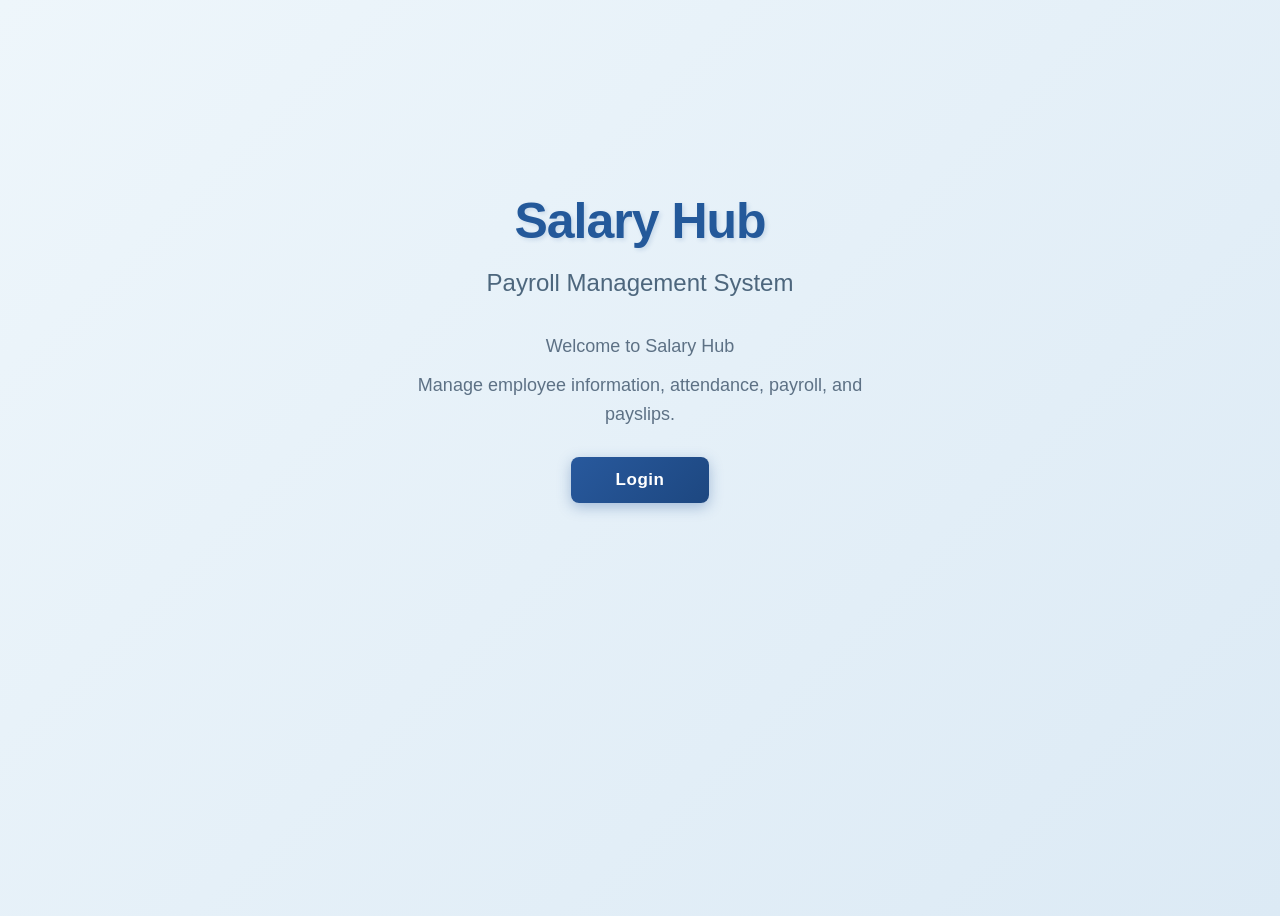
<file: index.html>
<!DOCTYPE html>
<html lang="en">
<head>
    <meta charset="UTF-8">
    <meta name="viewport" content="width=device-width, initial-scale=1.0">
    <link rel="stylesheet" href="index.css">
    <title>Salary Hub</title>
</head>

<body>

    <h1>Salary Hub</h1>

    <h2>Payroll Management System</h2>

    <p>Welcome to Salary Hub</p>

    <p>
        Manage employee information, attendance,
        payroll, and payslips.
    </p>

    <br>

    <button onclick="window.location.href='login.html'">
        Login
    </button>

</body>
</html>
</file>
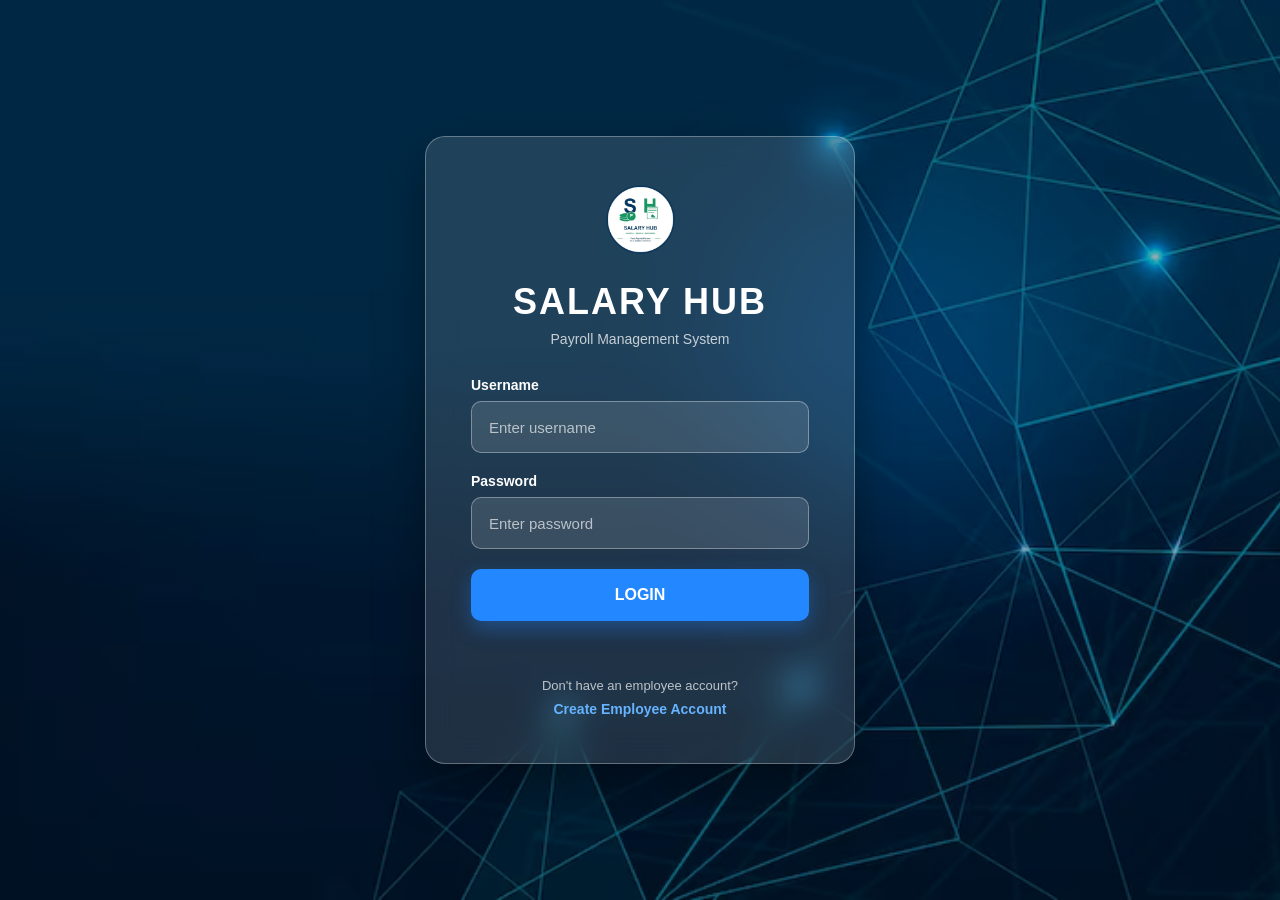
<file: admin.html>
<!DOCTYPE html>
<html lang="en">

<head>

    <meta charset="UTF-8">

    <meta
        name="viewport"
        content="width=device-width, initial-scale=1.0"
    >

    <link
        rel="stylesheet"
        href="admin.css"
    >

    <title>Salary Hub - Admin Dashboard</title>

</head>

<body>

    <main class="dashboard">

        <header class="dashboard-header">

            <div>

                <h1>Admin Dashboard</h1>

                <p>
                    Salary Hub System Monitoring
                </p>

            </div>

            <button
                onclick="logout()"
                class="logout-button"
            >
                Logout
            </button>

        </header>


        <section class="welcome-card">

            <h2>Welcome, Administrator</h2>

            <p>
                Monitor system information,
                payroll reports and employee statistics.
            </p>

        </section>


        <section class="stats-grid">

            <div class="stat-card">

                <span>Total Employees</span>

                <strong id="totalEmployees">
                    0
                </strong>

            </div>


            <div class="stat-card">

                <span>Payroll Records</span>

                <strong id="totalPayroll">
                    0
                </strong>

            </div>


            <div class="stat-card">

                <span>Attendance Records</span>

                <strong id="totalAttendance">
                    0
                </strong>

            </div>

        </section>


        <section class="menu-grid">

            <a
                href="reports.html"
                class="menu-card"
            >

                <h3>Reports</h3>

                <p>
                    View payroll, attendance
                    and employee reports.
                </p>

            </a>


            <a
                href="employee_management.html"
                class="menu-card"
            >

                <h3>User Monitoring</h3>

                <p>
                    View employee account
                    information.
                </p>

            </a>

        </section>

    </main>


    <script src="admin.js"></script>

</body>

</html>
</file>
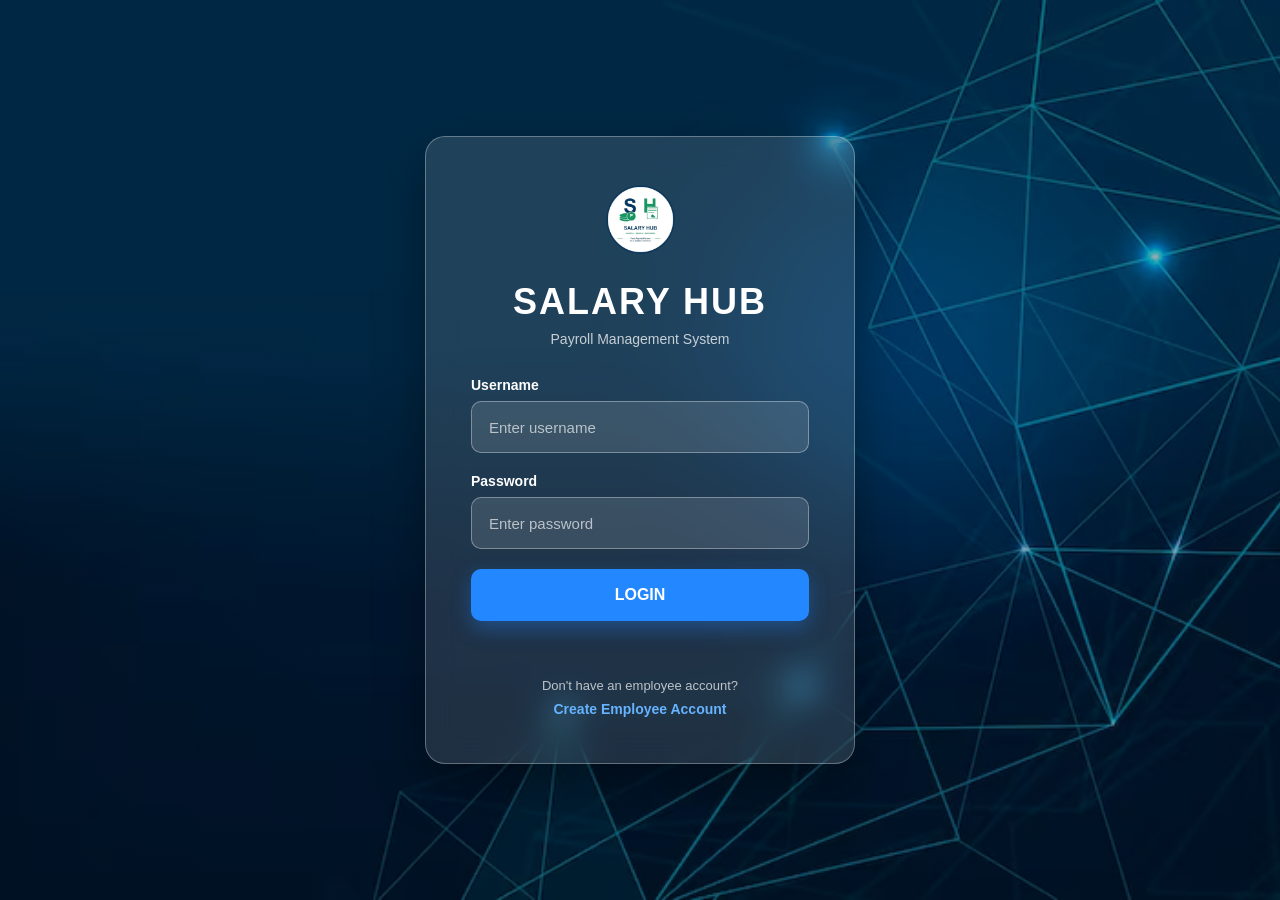
<file: attendance.html>
<!DOCTYPE html>
<html>

<head>
    <title>Attendance</title>
</head>

<body>
    
<script>

    // MANAGER ONLY

    let loggedInRole =
        localStorage.getItem("loggedInRole");

    if (loggedInRole !== "manager") {

        window.location.href =
            "login.html";

    }

</script>
<label>Employee ID:</label>

<span>EMP</span>

<input
    type="number"
    id="employeeNumber"
    placeholder="001"
>

<button id="searchEmployeeBtn">
    Search Employee
</button>

    <p id="employeeInfo"></p>

    <hr>

    <label>Time In:</label>
    <input type="time" id="timeIn">

    <br><br>

    <label>Time Out:</label>
    <input type="time" id="timeOut">

    <br><br>

    <button id="saveAttendanceBtn">
        Save Attendance
    </button>

    <hr>

    <h2>Attendance Result</h2>

    <p>Employee: <span id="resultName">---</span></p>

    <p>Employee ID: <span id="resultId">---</span></p>

    <p>Time In: <span id="resultTimeIn">---</span></p>

    <p>Time Out: <span id="resultTimeOut">---</span></p>

    <p>Hours Worked: <span id="hoursWorked">0.00</span></p>

    <p>Status: <span id="attendanceStatus">---</span></p>

    <br>

    <button onclick="window.location.href='manager.html'">
        Back to Dashboard
    </button>

    <script src="attendance.js"></script>

</body>

</html>
</file>
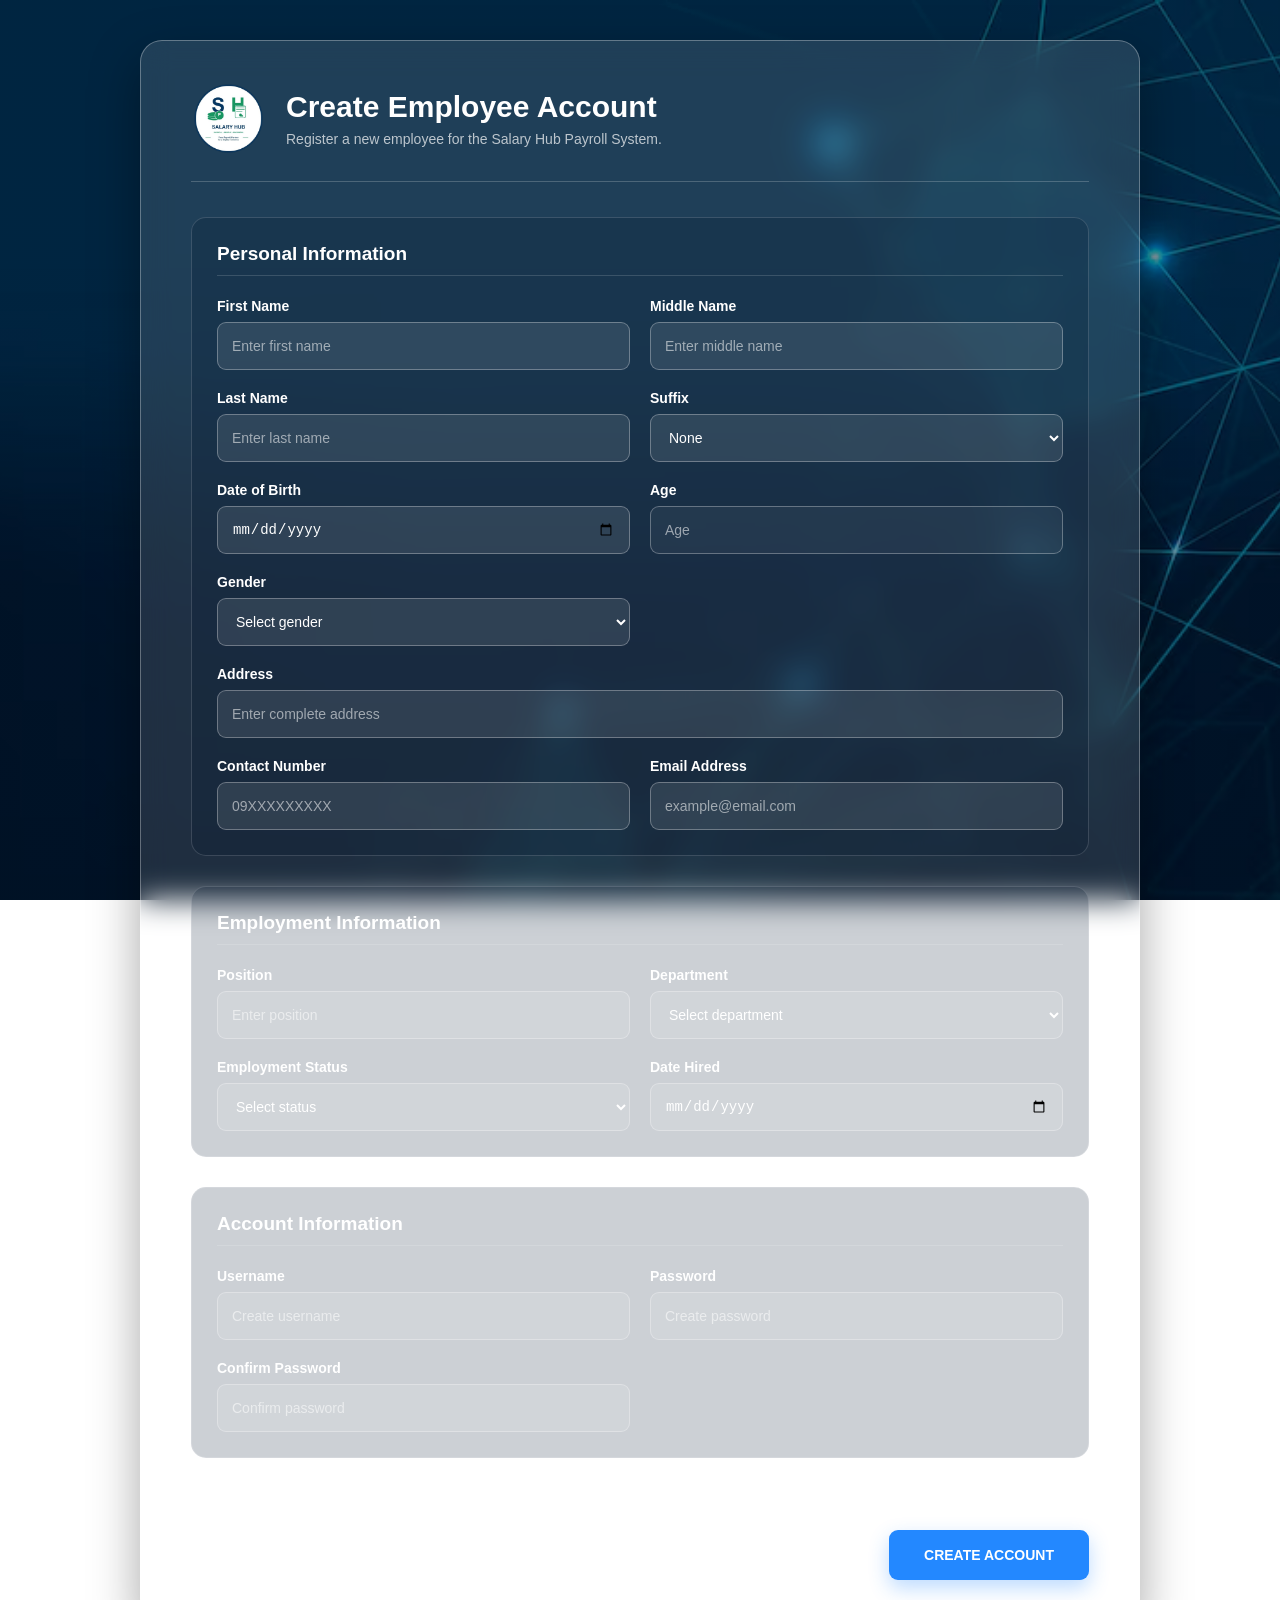
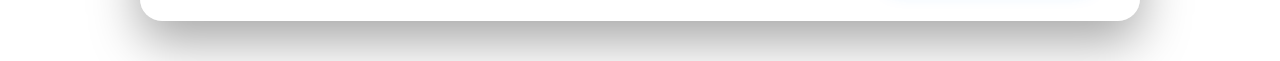
<file: create_employee.html>
<!DOCTYPE html>
<html lang="en">

<head>

    <meta charset="UTF-8">

    <meta
        name="viewport"
        content="width=device-width, initial-scale=1.0"
    >

    <link
        rel="stylesheet"
        href="create_employee.css"
    >

    <title>Salary Hub - Create Employee Account</title>

</head>

<body>

    <main class="create-page">

        <section class="create-card">

            <!-- HEADER -->

            <div class="page-header">

                <img
                    src="logo.png"
                    alt="Salary Hub Logo"
                    class="logo"
                >

                <div>

                    <h1>Create Employee Account</h1>

                    <p>
                        Register a new employee for the Salary Hub Payroll System.
                    </p>

                </div>

            </div>


            <form id="employeeForm">


                <!-- =========================
                     PERSONAL INFORMATION
                ========================== -->

                <section class="form-section">

                    <h2>Personal Information</h2>

                    <div class="form-grid">

                        <div class="form-group">

                            <label for="firstName">
                                First Name
                            </label>

                            <input
                                type="text"
                                id="firstName"
                                placeholder="Enter first name"
                            >

                        </div>


                        <div class="form-group">

                            <label for="middleName">
                                Middle Name
                            </label>

                            <input
                                type="text"
                                id="middleName"
                                placeholder="Enter middle name"
                            >

                        </div>


                        <div class="form-group">

                            <label for="lastName">
                                Last Name
                            </label>

                            <input
                                type="text"
                                id="lastName"
                                placeholder="Enter last name"
                            >

                        </div>


                        <div class="form-group">

                            <label for="suffix">
                                Suffix
                            </label>

                            <select id="suffix">

                                <option value="">
                                    None
                                </option>

                                <option value="Jr.">
                                    Jr.
                                </option>

                                <option value="Sr.">
                                    Sr.
                                </option>

                                <option value="II">
                                    II
                                </option>

                                <option value="III">
                                    III
                                </option>

                            </select>

                        </div>


                        <div class="form-group">

                            <label for="birthDate">
                                Date of Birth
                            </label>

                            <input
                                type="date"
                                id="birthDate"
                            >

                        </div>


                        <div class="form-group">

                            <label for="age">
                                Age
                            </label>

                            <input
                                type="number"
                                id="age"
                                placeholder="Age"
                                readonly
                            >

                        </div>


                        <div class="form-group">

                            <label for="gender">
                                Gender
                            </label>

                            <select id="gender">

                                <option value="">
                                    Select gender
                                </option>

                                <option value="Male">
                                    Male
                                </option>

                                <option value="Female">
                                    Female
                                </option>

                                <option value="Prefer not to say">
                                    Prefer not to say
                                </option>

                            </select>

                        </div>


                        <div class="form-group full-width">

                            <label for="address">
                                Address
                            </label>

                            <input
                                type="text"
                                id="address"
                                placeholder="Enter complete address"
                            >

                        </div>


                        <div class="form-group">

                            <label for="contactNumber">
                                Contact Number
                            </label>

                            <input
                                type="tel"
                                id="contactNumber"
                                placeholder="09XXXXXXXXX"
                            >

                        </div>


                        <div class="form-group">

                            <label for="email">
                                Email Address
                            </label>

                            <input
                                type="email"
                                id="email"
                                placeholder="example@email.com"
                            >

                        </div>

                    </div>

                </section>


                <!-- =========================
                     EMPLOYMENT INFORMATION
                ========================== -->

                <section class="form-section">

                    <h2>Employment Information</h2>

                    <div class="form-grid">

                        <div class="form-group">

                            <label for="position">
                                Position
                            </label>

                            <input
                                type="text"
                                id="position"
                                placeholder="Enter position"
                            >

                        </div>


                        <div class="form-group">

                            <label for="department">
                                Department
                            </label>

                            <select id="department">

                                <option value="">
                                    Select department
                                </option>

                                <option value="IT">
                                    IT Department
                                </option>

                                <option value="Human Resources">
                                    Human Resources
                                </option>

                                <option value="Accounting">
                                    Accounting
                                </option>

                                <option value="Finance">
                                    Finance
                                </option>

                                <option value="Operations">
                                    Operations
                                </option>

                            </select>

                        </div>


                        <div class="form-group">

                            <label for="employmentStatus">
                                Employment Status
                            </label>

                            <select id="employmentStatus">

                                <option value="">
                                    Select status
                                </option>

                                <option value="Regular">
                                    Regular
                                </option>

                                <option value="Probationary">
                                    Probationary
                                </option>

                                <option value="Contractual">
                                    Contractual
                                </option>

                                <option value="Part-time">
                                    Part-time
                                </option>

                            </select>

                        </div>


                        <div class="form-group">

                            <label for="dateHired">
                                Date Hired
                            </label>

                            <input
                                type="date"
                                id="dateHired"
                            >

                        </div>

                    </div>

                </section>


                <!-- =========================
                     ACCOUNT INFORMATION
                ========================== -->

                <section class="form-section">

                    <h2>Account Information</h2>

                    <div class="form-grid">

                        <div class="form-group">

                            <label for="employeeUsername">
                                Username
                            </label>

                            <input
                                type="text"
                                id="employeeUsername"
                                placeholder="Create username"
                            >

                        </div>


                        <div class="form-group">

                            <label for="employeePassword">
                                Password
                            </label>

                            <input
                                type="password"
                                id="employeePassword"
                                placeholder="Create password"
                            >

                        </div>


                        <div class="form-group">

                            <label for="confirmPassword">
                                Confirm Password
                            </label>

                            <input
                                type="password"
                                id="confirmPassword"
                                placeholder="Confirm password"
                            >

                        </div>

                    </div>

                </section>


                <!-- MESSAGE -->

                <p
                    id="message"
                    class="message"
                ></p>


                <!-- BUTTONS -->

                <div class="form-buttons">

                    <a
                        href="login.html"
                        class="back-button"
                    >
                        Back to Login
                    </a>

                    <button
                        type="button"
                        id="createAccountBtn"
                    >
                        CREATE ACCOUNT
                    </button>

                </div>

            </form>

        </section>

    </main>


    <script src="create_employee.js"></script>

</body>

</html>
</file>
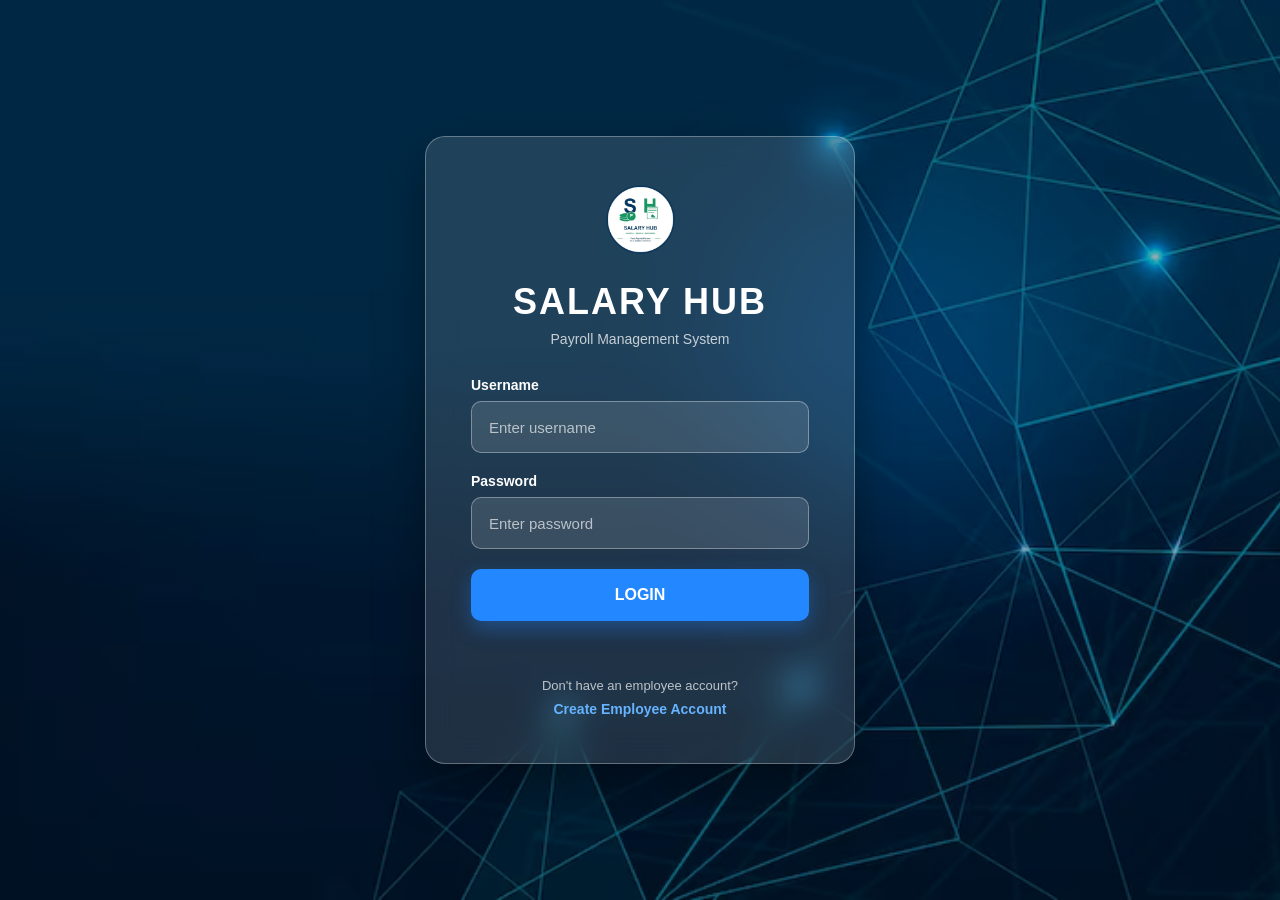
<file: employee.html>
<!DOCTYPE html>
<html lang="en">

<head>
    <meta charset="UTF-8">
    <meta name="viewport" content="width=device-width, initial-scale=1.0">

    <link rel="stylesheet" href="employee.css">

    <title>Salary Hub - Employee Dashboard</title>
</head>

<body>

    <main class="dashboard">

        <!-- HEADER -->
        <header class="dashboard-header">

            <div>
                <h1>Employee Dashboard</h1>
                <p>Salary Hub Employee Portal</p>
            </div>

            <button onclick="logout()" class="logout-button">
                Logout
            </button>

        </header>


        <!-- WELCOME -->
        <section class="welcome-card">

            <h2>
                Welcome,
                <span id="employeeName">---</span>
            </h2>

            <p>
                View your employee information, salary,
                attendance and payroll records.
            </p>

        </section>


        <!-- EMPLOYEE INFORMATION -->
        <section class="section-card">

            <h2>Employee Information</h2>

            <div class="info-grid">

                <div class="info-item">
                    <span>Employee ID</span>
                    <strong id="employeeId">---</strong>
                </div>

                <div class="info-item">
                    <span>Full Name</span>
                    <strong id="employeeFullName">---</strong>
                </div>

                <div class="info-item">
                    <span>Date of Birth</span>
                    <strong id="birthDate">---</strong>
                </div>

                <div class="info-item">
                    <span>Age</span>
                    <strong id="age">---</strong>
                </div>

                <div class="info-item">
                    <span>Gender</span>
                    <strong id="gender">---</strong>
                </div>

                <div class="info-item">
                    <span>Contact Number</span>
                    <strong id="contactNumber">---</strong>
                </div>

                <div class="info-item">
                    <span>Email</span>
                    <strong id="email">---</strong>
                </div>

                <div class="info-item">
                    <span>Address</span>
                    <strong id="address">---</strong>
                </div>

            </div>

        </section>


        <!-- EMPLOYMENT INFORMATION -->
        <section class="section-card">

            <h2>Employment Information</h2>

            <div class="info-grid">

                <div class="info-item">
                    <span>Position</span>
                    <strong id="position">---</strong>
                </div>

                <div class="info-item">
                    <span>Department</span>
                    <strong id="department">---</strong>
                </div>

                <div class="info-item">
                    <span>Employment Status</span>
                    <strong id="employmentStatus">---</strong>
                </div>

                <div class="info-item">
                    <span>Date Hired</span>
                    <strong id="dateHired">---</strong>
                </div>

                <div class="info-item">
                    <span>Username</span>
                    <strong id="employeeUsername">---</strong>
                </div>

            </div>

        </section>


        <!-- SALARY -->
        <section class="salary-card">

            <div>
                <span>Basic Salary</span>

                <h2>
                    ₱<span id="basicSalary">0.00</span>
                </h2>
            </div>

            <p>
                Your salary is managed by HR.
            </p>

        </section>


        <!-- ATTENDANCE -->
        <section class="section-card">

            <h2>My Attendance</h2>

            <div id="attendanceContainer">

                <p class="empty-message">
                    No attendance records found.
                </p>

            </div>

        </section>


        <!-- PAYSLIP -->
        <section class="section-card">

            <h2>My Payslip</h2>

            <p class="section-description">
                Select a payroll month to view your payslip.
            </p>

            <div class="payslip-controls">

                <input
                    type="month"
                    id="employeePayslipMonth"
                >

                <button id="viewPayslipBtn">
                    View Payslip
                </button>

            </div>

            <p id="payslipMessage"></p>

        </section>


        <!-- PAYROLL HISTORY -->
        <section class="section-card">

            <h2>Payroll History</h2>

            <div id="payrollHistoryContainer">

                <p class="empty-message">
                    No payroll records found.
                </p>

            </div>

        </section>

    </main>

    <script src="employee.js"></script>

</body>

</html>
</file>
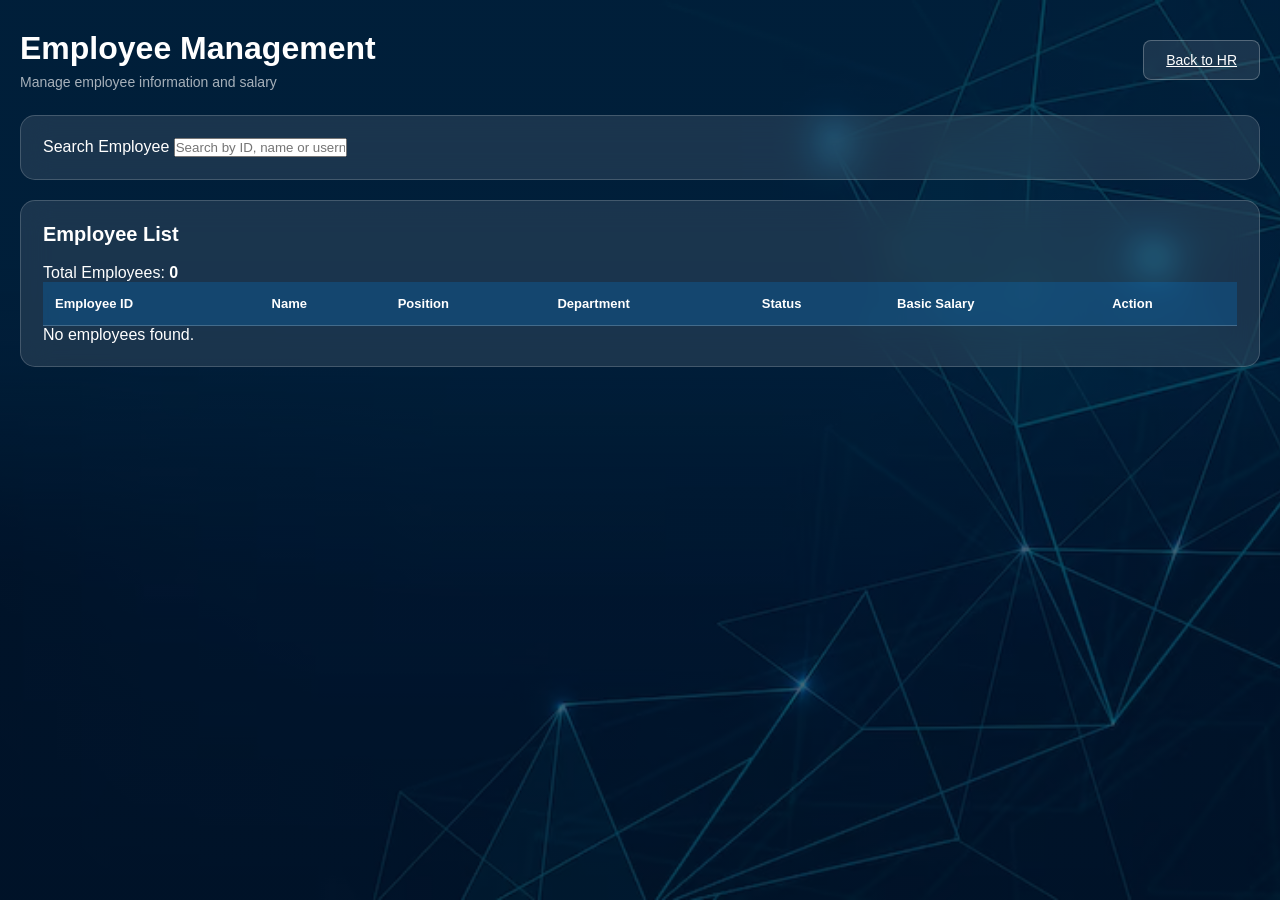
<file: employee_management.html>
<!DOCTYPE html>
<html lang="en">

<head>
    <meta charset="UTF-8">
    <meta name="viewport" content="width=device-width, initial-scale=1.0">

    <link rel="stylesheet" href="employee_management.css">

    <title>Salary Hub - Employee Management</title>
</head>

<body>

    <main class="management-container">

        <!-- HEADER -->

        <header class="page-header">

            <div>
                <h1>Employee Management</h1>
                <p>Manage employee information and salary</p>
            </div>

            <a href="hr.html" class="back-button">
                Back to HR
            </a>

        </header>


        <!-- SEARCH -->

        <section class="search-card">

            <label for="searchEmployee">
                Search Employee
            </label>

            <input
                type="text"
                id="searchEmployee"
                placeholder="Search by ID, name or username..."
            >

        </section>


        <!-- EMPLOYEE TABLE -->

        <section class="table-card">

            <div class="table-header">

                <div>
                    <h2>Employee List</h2>

                    <p>
                        Total Employees:
                        <strong id="totalEmployees">0</strong>
                    </p>
                </div>

            </div>


            <div class="table-container">

                <table>

                    <thead>

                        <tr>

                            <th>Employee ID</th>

                            <th>Name</th>

                            <th>Position</th>

                            <th>Department</th>

                            <th>Status</th>

                            <th>Basic Salary</th>

                            <th>Action</th>

                        </tr>

                    </thead>

                    <tbody id="employeeTableBody">

                    </tbody>

                </table>

            </div>

            <p
                id="emptyMessage"
                class="empty-message"
            >
                No employees found.
            </p>

        </section>

    </main>


    <!-- EDIT EMPLOYEE MODAL -->

    <div
        id="editModal"
        class="modal"
    >

        <div class="modal-content">

            <div class="modal-header">

                <div>
                    <h2>Edit Employee</h2>

                    <p>
                        Update employee information
                    </p>
                </div>

                <button
                    type="button"
                    id="closeModalBtn"
                    class="close-button"
                >
                    ×
                </button>

            </div>


            <form id="editEmployeeForm">

                <input
                    type="hidden"
                    id="editUsername"
                >


                <!-- PERSONAL INFORMATION -->

                <h3>Personal Information</h3>

                <div class="form-grid">

                    <div class="form-group">

                        <label>
                            First Name
                        </label>

                        <input
                            type="text"
                            id="editFirstName"
                        >

                    </div>


                    <div class="form-group">

                        <label>
                            Middle Name
                        </label>

                        <input
                            type="text"
                            id="editMiddleName"
                        >

                    </div>


                    <div class="form-group">

                        <label>
                            Last Name
                        </label>

                        <input
                            type="text"
                            id="editLastName"
                        >

                    </div>


                    <div class="form-group">

                        <label>
                            Suffix
                        </label>

                        <select id="editSuffix">

                            <option value="">
                                None
                            </option>

                            <option value="Jr.">
                                Jr.
                            </option>

                            <option value="Sr.">
                                Sr.
                            </option>

                            <option value="II">
                                II
                            </option>

                            <option value="III">
                                III
                            </option>

                            <option value="IV">
                                IV
                            </option>

                        </select>

                    </div>


                    <div class="form-group">

                        <label>
                            Date of Birth
                        </label>

                        <input
                            type="date"
                            id="editBirthDate"
                        >

                    </div>


                    <div class="form-group">

                        <label>
                            Age
                        </label>

                        <input
                            type="number"
                            id="editAge"
                            readonly
                        >

                    </div>


                    <div class="form-group">

                        <label>
                            Gender
                        </label>

                        <select id="editGender">

                            <option value="">
                                Select Gender
                            </option>

                            <option value="Male">
                                Male
                            </option>

                            <option value="Female">
                                Female
                            </option>

                        </select>

                    </div>


                    <div class="form-group">

                        <label>
                            Contact Number
                        </label>

                        <input
                            type="text"
                            id="editContactNumber"
                        >

                    </div>


                    <div class="form-group full">

                        <label>
                            Email
                        </label>

                        <input
                            type="email"
                            id="editEmail"
                        >

                    </div>


                    <div class="form-group full">

                        <label>
                            Address
                        </label>

                        <input
                            type="text"
                            id="editAddress"
                        >

                    </div>

                </div>


                <!-- EMPLOYMENT INFORMATION -->

                <h3>Employment Information</h3>

                <div class="form-grid">

                    <div class="form-group">

                        <label>
                            Position
                        </label>

                        <input
                            type="text"
                            id="editPosition"
                        >

                    </div>


                    <div class="form-group">

                        <label>
                            Department
                        </label>

                        <select id="editDepartment">

                            <option value="">
                                Select Department
                            </option>

                            <option value="IT">
                                IT
                            </option>

                            <option value="Human Resources">
                                Human Resources
                            </option>

                            <option value="Finance">
                                Finance
                            </option>

                            <option value="Accounting">
                                Accounting
                            </option>

                            <option value="Marketing">
                                Marketing
                            </option>

                            <option value="Operations">
                                Operations
                            </option>

                        </select>

                    </div>


                    <div class="form-group">

                        <label>
                            Employment Status
                        </label>

                        <select id="editEmploymentStatus">

                            <option value="Regular">
                                Regular
                            </option>

                            <option value="Probationary">
                                Probationary
                            </option>

                            <option value="Contractual">
                                Contractual
                            </option>

                            <option value="Part-Time">
                                Part-Time
                            </option>

                            <option value="Resigned">
                                Resigned
                            </option>

                            <option value="Terminated">
                                Terminated
                            </option>

                        </select>

                    </div>


                    <div class="form-group">

                        <label>
                            Date Hired
                        </label>

                        <input
                            type="date"
                            id="editDateHired"
                        >

                    </div>

                </div>


                <!-- SALARY -->

                <h3>Salary Information</h3>

                <div class="salary-edit">

                    <div class="form-group">

                        <label>
                            Basic Salary
                        </label>

                        <input
                            type="number"
                            id="editBasicSalary"
                            min="0"
                            step="0.01"
                            placeholder="Enter basic salary"
                        >

                    </div>

                </div>


                <p
                    id="editMessage"
                    class="edit-message"
                ></p>


                <div class="modal-buttons">

                    <button
                        type="button"
                        id="cancelEditBtn"
                        class="cancel-button"
                    >
                        Cancel
                    </button>

                    <button
                        type="submit"
                        class="save-button"
                    >
                        SAVE CHANGES
                    </button>

                </div>

            </form>

        </div>

    </div>


    <script src="employee_management.js"></script>

</body>

</html>
</file>
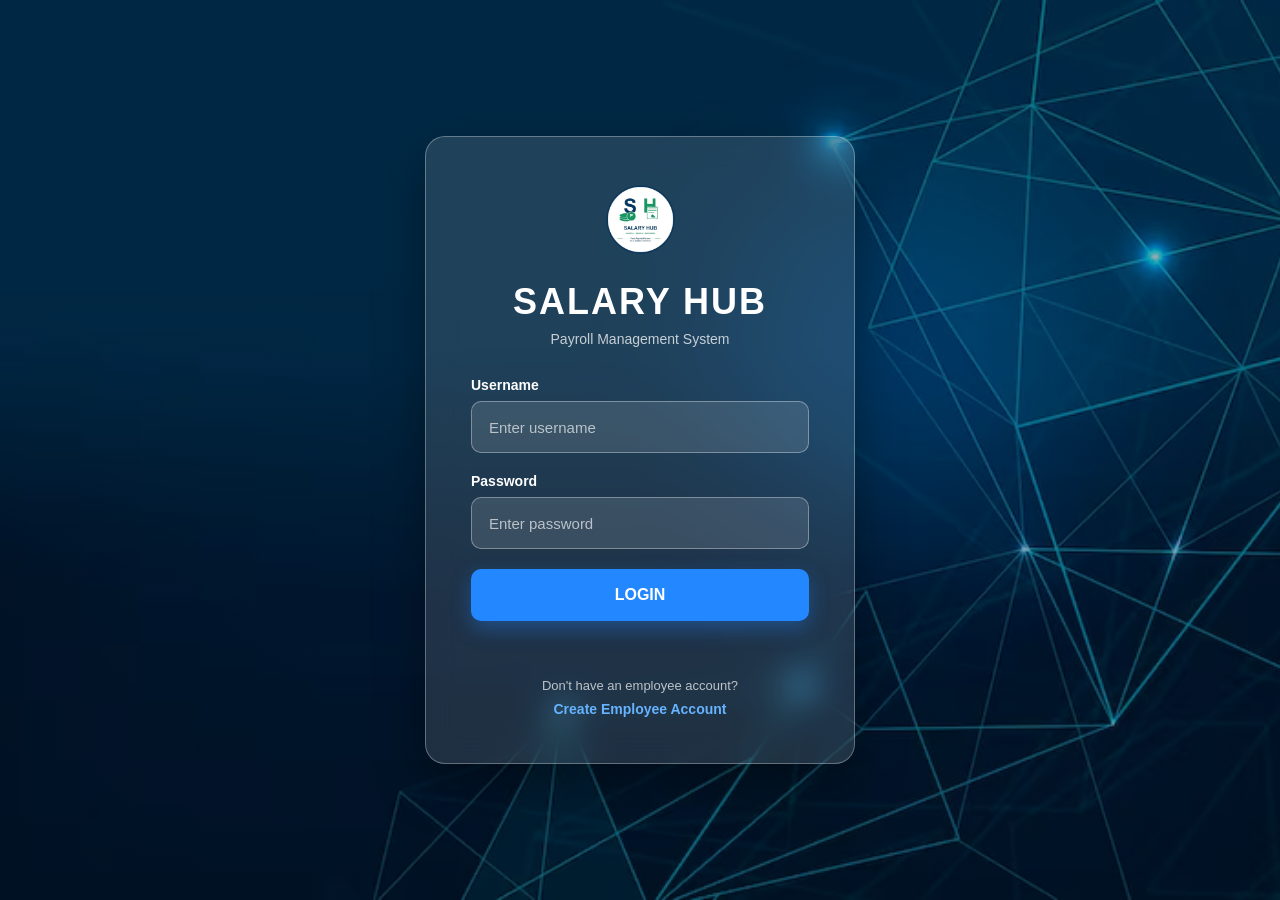
<file: leave.html>
<!DOCTYPE html>
<html lang="en">

<head>

    <meta charset="UTF-8">

    <meta
        name="viewport"
        content="width=device-width, initial-scale=1.0"
    >

    <link
        rel="stylesheet"
        href="leave.css"
    >

    <title>Salary Hub - Leave</title>

</head>

<body>

    <main class="leave-page">

        <header class="page-header">

            <div>

                <h1>Leave Management</h1>

                <p>
                    Manage employee leave requests
                </p>

            </div>

            <button
                onclick="goBack()"
                class="back-button"
            >
                Back
            </button>

        </header>


        <section class="leave-card">

            <h2>Leave Requests</h2>

            <div class="table-container">

                <table>

                    <thead>

                        <tr>

                            <th>Employee ID</th>

                            <th>Employee</th>

                            <th>Leave Type</th>

                            <th>Start Date</th>

                            <th>End Date</th>

                            <th>Reason</th>

                            <th>Status</th>

                            <th>Action</th>

                        </tr>

                    </thead>

                    <tbody id="leaveTableBody">

                    </tbody>

                </table>

            </div>

        </section>

    </main>


    <script src="leave.js"></script>

</body>

</html>
</file>
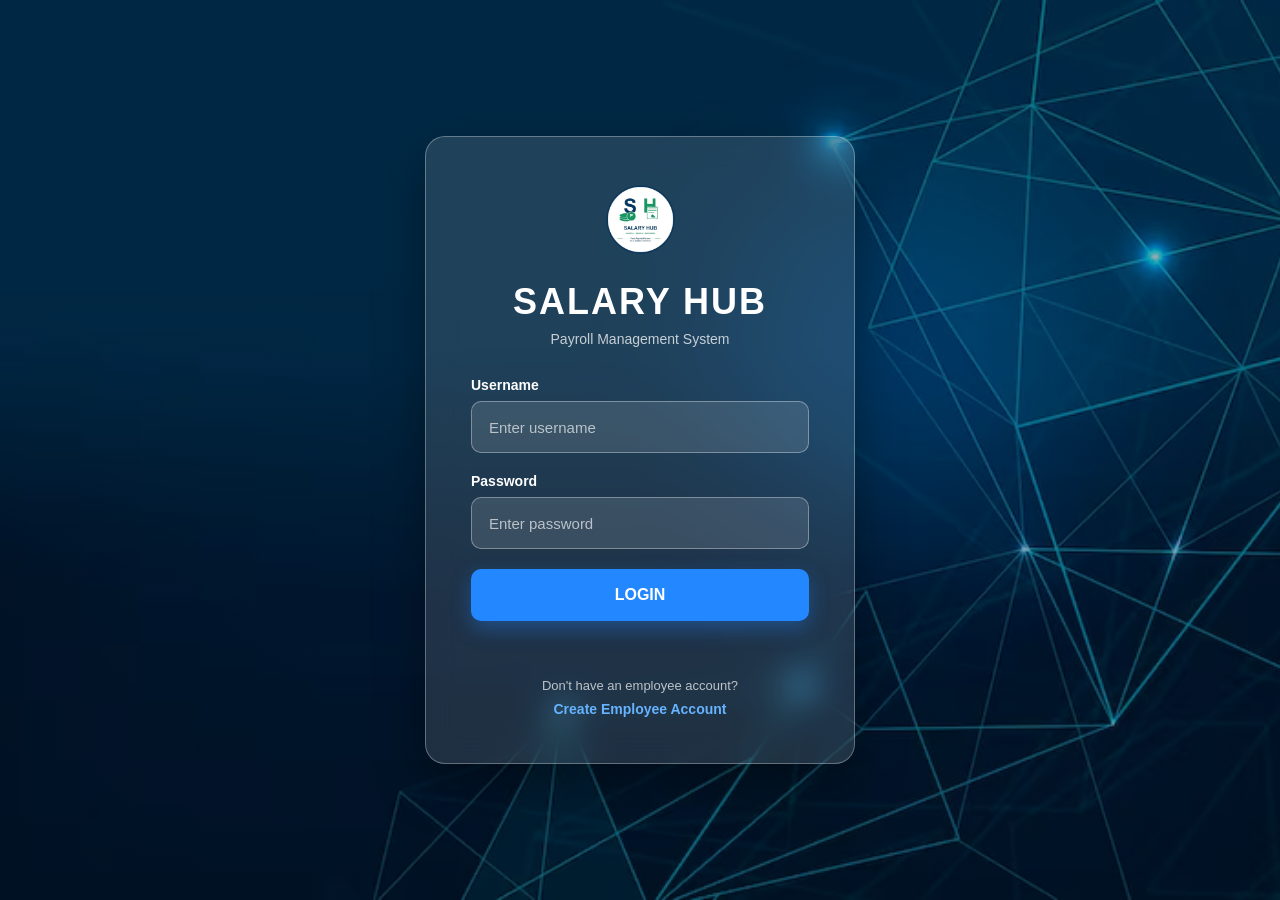
<file: login.html>
<!DOCTYPE html>
<html lang="en">

<head>

    <meta charset="UTF-8">

    <meta
        name="viewport"
        content="width=device-width, initial-scale=1.0"
    >

    <link
        rel="stylesheet"
        href="login.css"
    >

    <title>Salary Hub - Login</title>

</head>

<body>

    <main class="login-page">

        <section class="login-card">

            <!-- LOGO -->

            <div class="logo-container">

                <img
                    src="logo.png"
                    alt="Salary Hub Logo"
                    class="logo"
                >

            </div>


            <!-- TITLE -->

            <div class="login-header">

                <h1>SALARY HUB</h1>

                <p>
                    Payroll Management System
                </p>

            </div>


            <!-- LOGIN FORM -->

            <div class="login-form">

                <label for="username">
                    Username
                </label>

                <input
                    type="text"
                    id="username"
                    placeholder="Enter username"
                    autocomplete="username"
                >


                <label for="password">
                    Password
                </label>

                <input
                    type="password"
                    id="password"
                    placeholder="Enter password"
                    autocomplete="current-password"
                >


                <button
                    type="button"
                    id="loginBtn"
                >
                    LOGIN
                </button>


                <p
                    id="loginError"
                    class="login-error"
                ></p>

            </div>


            <!-- CREATE ACCOUNT -->

            <div class="create-account">

                <p>
                    Don't have an employee account?
                </p>

                <a href="create_employee.html">
                    Create Employee Account
                </a>

            </div>

        </section>

    </main>


    <script src="login.js"></script>

</body>

</html>
</file>
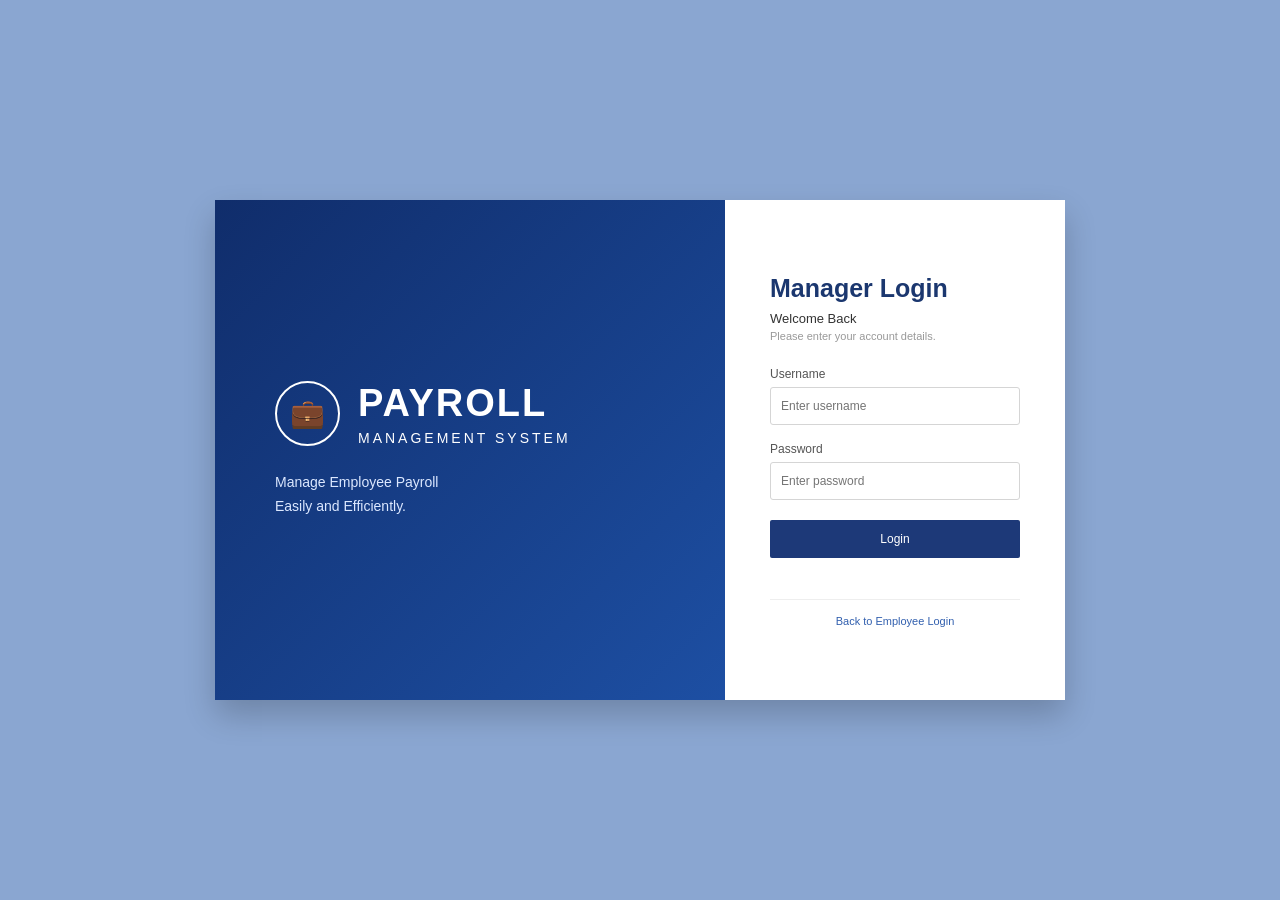
<file: manager_login.html>
<!DOCTYPE html>
<html lang="en">

<head>
    <meta charset="UTF-8">
    <meta name="viewport" content="width=device-width, initial-scale=1.0">

    <link rel="stylesheet" href="manager_login.css">

    <title>MANAGER LOGIN</title>
</head>

<body>

    <div class="login-container">

        <!-- LEFT SIDE -->
        <div class="left-panel">

            <div class="brand">

                <div class="brand-icon">
                    💼
                </div>

                <div>
                    <h1>PAYROLL</h1>
                    <h2>MANAGEMENT SYSTEM</h2>
                </div>

            </div>

            <p class="tagline">
                Manage Employee Payroll<br>
                Easily and Efficiently.
            </p>

        </div>


        <!-- RIGHT SIDE -->
        <div class="right-panel">

            <h2>Manager Login</h2>

            <p class="welcome">Welcome Back</p>

            <p class="instruction">
                Please enter your account details.
            </p>


            <!-- USERNAME -->
            <div class="input-box">

                <label>Username</label>

                <input
                    type="text"
                    id="username"
                    placeholder="Enter username"
                >

            </div>


            <!-- PASSWORD -->
            <div class="input-box">

                <label>Password</label>

                <input
                    type="password"
                    id="password"
                    placeholder="Enter password"
                >

            </div>


            <!-- LOGIN -->
            <button id="managerLoginBtn">
                Login
            </button>


            <!-- ERROR -->
            <p id="loginError"></p>


            <hr>


            <!-- BACK -->
            <button
                class="back-button"
                onclick="window.location.href='login.html'"
            >
                Back to Employee Login
            </button>

        </div>

    </div>


    <script src="manager_login.js"></script>

</body>

</html>
</file>
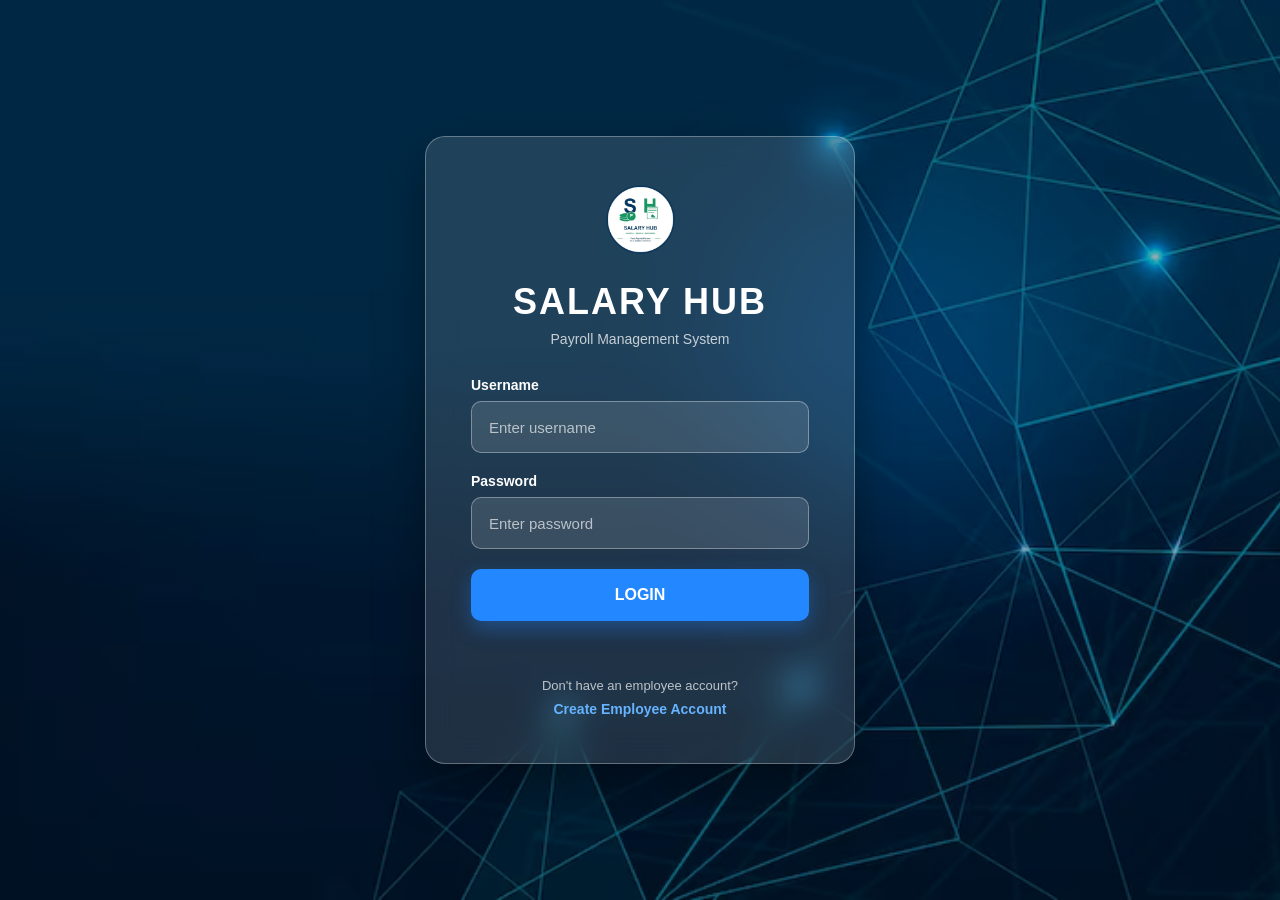
<file: Payroll.html>
<!DOCTYPE html>
<html lang="en">

<head>

    <meta charset="UTF-8">

    <meta
        name="viewport"
        content="width=device-width, initial-scale=1.0"
    >

    <link
        rel="stylesheet"
        href="payroll.css"
    >

    <title>Salary Hub - Payroll</title>

</head>

<body>

    <main class="payroll-page">

        <header class="page-header">

            <div>

                <h1>Payroll</h1>

                <p>
                    Salary Hub Payroll Processing
                </p>

            </div>

            <button
                onclick="goBack()"
                class="back-button"
            >
                Back
            </button>

        </header>


        <!-- =========================
             SEARCH
        ========================== -->

        <section class="search-card">

            <h2>Employee Payroll</h2>

            <div class="search-row">

                <div>

                    <label>
                        Employee ID
                    </label>

                    <input
                        type="text"
                        id="employeeNumber"
                        placeholder="001"
                    >

                </div>


                <div>

                    <label>
                        Payroll Month
                    </label>

                    <input
                        type="month"
                        id="payrollMonth"
                    >

                </div>


                <div>

                    <label>
                        Payroll Cutoff
                    </label>

                    <select id="payrollCutoff">

                        <option value="">
                            Select Cutoff
                        </option>

                        <option value="1-15">
                            1st Cutoff (1-15)
                        </option>

                        <option value="16-end">
                            2nd Cutoff (16-End)
                        </option>

                    </select>

                </div>


                <button
                    id="searchEmployeeBtn"
                >
                    SEARCH
                </button>

            </div>

        </section>


        <!-- =========================
             PAYROLL
        ========================== -->

        <section
            id="payrollSection"
            class="payroll-card"
        >

            <!-- EMPLOYEE INFORMATION -->

            <div class="employee-info">

                <h2>Employee Information</h2>

                <p>
                    Employee:
                    <span id="resultName">
                        -
                    </span>
                </p>

                <p>
                    Employee ID:
                    <span id="resultId">
                        -
                    </span>
                </p>

                <p>
                    Basic Salary:
                    ₱<span id="basicSalary">
                        0.00
                    </span>
                </p>

                <p>
                    Salary Used:
                    ₱<span id="salaryUsed">
                        0.00
                    </span>
                </p>

                <p>
                    Effective Salary Date:
                    <span id="salaryEffectiveDate">
                        -
                    </span>
                </p>

            </div>


            <!-- ATTENDANCE -->

            <div class="attendance-summary">

                <h2>Attendance Summary</h2>

                <p>
                    Payroll Cutoff:
                    <span id="resultCutoff">
                        -
                    </span>
                </p>

                <p>
                    Working Days:
                    <span id="workingDays">
                        0
                    </span>
                </p>

                <p>
                    Full Days:
                    <span id="fullDays">
                        0
                    </span>
                </p>

                <p>
                    Half Days:
                    <span id="halfDays">
                        0
                    </span>
                </p>

                <p>
                    Days Worked:
                    <span id="daysWorked">
                        0
                    </span>
                </p>

                <p>
                    Absent Days:
                    <span id="absentDays">
                        0
                    </span>
                </p>

            </div>


            <!-- EARNINGS -->

            <div class="earnings">

                <h2>Earnings</h2>


                <label>
                    Overtime Pay
                </label>

                <input
                    type="number"
                    id="overtimePay"
                    value="0"
                    min="0"
                    step="0.01"
                >


                <label>
                    Holiday / Double Pay
                </label>

                <input
                    type="number"
                    id="holidayPay"
                    value="0"
                    min="0"
                    step="0.01"
                >


                <label>
                    Other Earnings
                </label>

                <input
                    type="number"
                    id="otherEarnings"
                    value="0"
                    min="0"
                    step="0.01"
                >

            </div>


            <!-- DEDUCTIONS -->

            <div class="deductions">

                <h2>Deductions</h2>

                <p>
                    SSS:
                    ₱<span id="sss">
                        0.00
                    </span>
                </p>

                <p>
                    PhilHealth:
                    ₱<span id="philhealth">
                        0.00
                    </span>
                </p>

                <p>
                    Pag-IBIG:
                    ₱<span id="pagibig">
                        0.00
                    </span>
                </p>

                <p>
                    Withholding Tax:
                    ₱<span id="withholdingTax">
                        0.00
                    </span>
                </p>

                <p>
                    Absence Deduction:
                    ₱<span id="absenceDeduction">
                        0.00
                    </span>
                </p>

                <p>
                    Total Deductions:
                    ₱<span id="totalDeductions">
                        0.00
                    </span>
                </p>

            </div>


            <!-- RESULT -->

            <div class="result-card">

                <p>
                    Basic Pay
                </p>

                <strong>
                    ₱<span id="basicPay">
                        0.00
                    </span>
                </strong>


                <p>
                    Gross Pay
                </p>

                <strong>
                    ₱<span id="grossPay">
                        0.00
                    </span>
                </strong>


                <p>
                    Net Pay
                </p>

                <strong>
                    ₱<span id="netPay">
                        0.00
                    </span>
                </strong>

            </div>


            <!-- ACTIONS -->

            <div class="action-buttons">

                <button
                    id="calculatePayrollBtn"
                >
                    CALCULATE PAYROLL
                </button>

                <button
                    id="savePayrollBtn"
                >
                    SAVE PAYROLL
                </button>

            </div>


            <p
                id="saveMessage"
                class="save-message"
            ></p>

        </section>

    </main>


    <script src="payroll.js"></script>

</body>

</html>
</file>
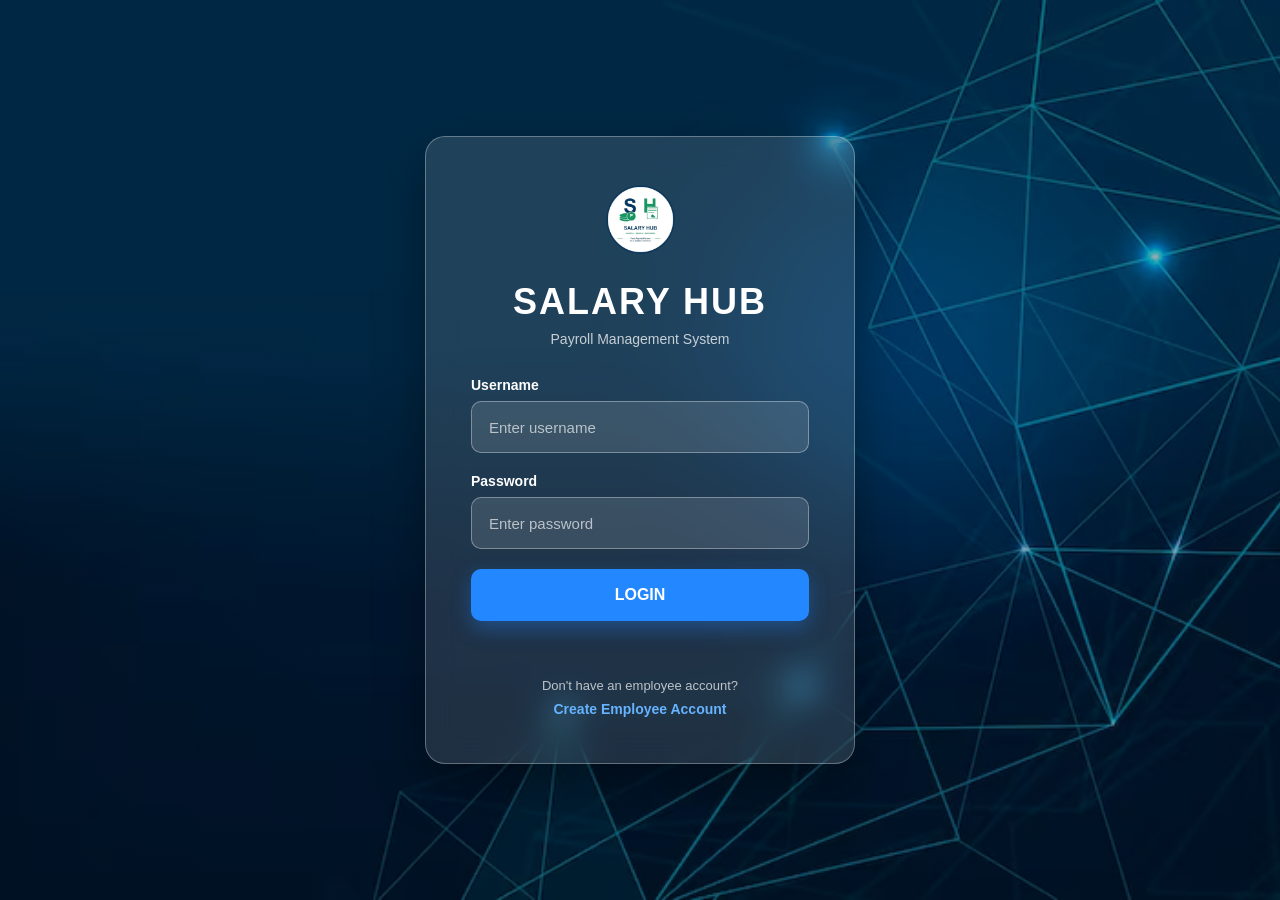
<file: report.html>
<!DOCTYPE html>
<html lang="en">

<head>

    <meta charset="UTF-8">

    <meta
        name="viewport"
        content="width=device-width, initial-scale=1.0"
    >

    <link
        rel="stylesheet"
        href="report.css"
    >

    <title>Salary Hub - Reports</title>

</head>

<body>

    <main class="reports-page">

        <header class="reports-header">

            <div>
                <h1>Reports</h1>

                <p>
                    Salary Hub System Reports
                </p>
            </div>

            <button
                onclick="goBack()"
                class="back-button"
            >
                Back
            </button>

        </header>


        <!-- FILTER -->

        <section class="filter-card">

            <label for="reportMonth">
                Payroll Month
            </label>

            <input
                type="month"
                id="reportMonth"
            >

            <button
                id="filterReportBtn"
            >
                FILTER REPORT
            </button>

            <button
                id="showAllBtn"
            >
                SHOW ALL
            </button>

        </section>


        <!-- SUMMARY -->

        <section class="summary-grid">

            <div class="summary-card">

                <span>Total Employees</span>

                <strong id="totalEmployees">
                    0
                </strong>

            </div>


            <div class="summary-card">

                <span>Payroll Records</span>

                <strong id="totalPayrollRecords">
                    0
                </strong>

            </div>


            <div class="summary-card">

                <span>Total Gross Pay</span>

                <strong id="totalGrossPay">
                    ₱0.00
                </strong>

            </div>


            <div class="summary-card">

                <span>Total Deductions</span>

                <strong id="totalDeductions">
                    ₱0.00
                </strong>

            </div>


            <div class="summary-card">

                <span>Total Net Pay</span>

                <strong id="totalNetPay">
                    ₱0.00
                </strong>

            </div>

        </section>


        <!-- PAYROLL TABLE -->

        <section class="table-card">

            <h2>
                Payroll Report
            </h2>

            <div class="table-container">

                <table>

                    <thead>

                        <tr>

                            <th>Employee ID</th>

                            <th>Name</th>

                            <th>Month</th>

                            <th>Gross Pay</th>

                            <th>Deductions</th>

                            <th>Net Pay</th>

                        </tr>

                    </thead>

                    <tbody id="reportTableBody">

                    </tbody>

                </table>

            </div>

        </section>

    </main>


    <script src="report.js"></script>

</body>

</html>
</file>
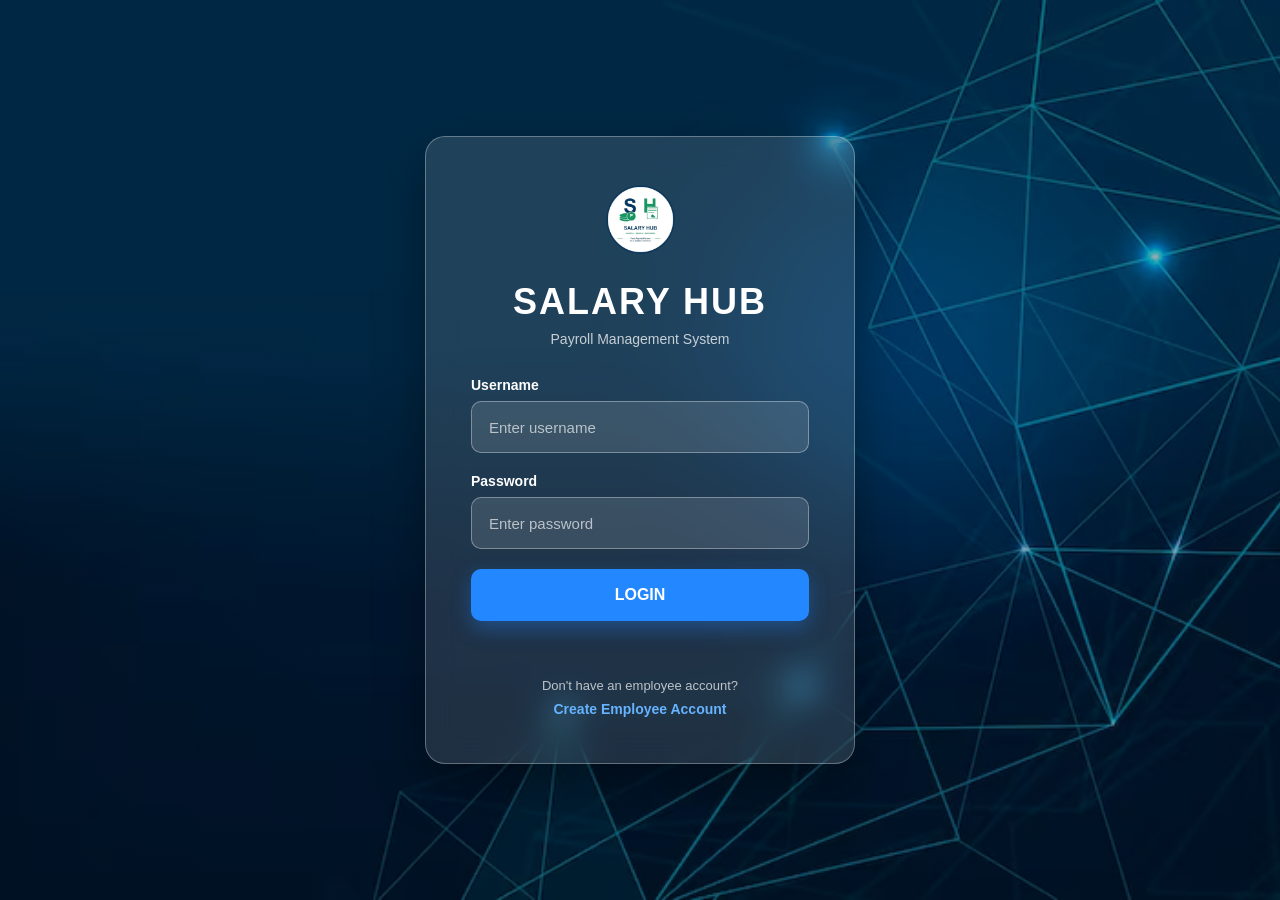
<file: salary_history.html>
<!DOCTYPE html>
<html lang="en">

<head>

    <meta charset="UTF-8">

    <meta
        name="viewport"
        content="width=device-width, initial-scale=1.0"
    >

    <link
        rel="stylesheet"
        href="salary_history.css"
    >

    <title>Salary Hub - Salary History</title>

</head>

<body>

    <main class="salary-page">

        <header class="page-header">

            <div>
                <h1>Salary History</h1>

                <p>
                    Employee salary changes and effective dates
                </p>
            </div>

            <button
                onclick="goBack()"
                class="back-button"
            >
                Back
            </button>

        </header>


        <!-- SEARCH -->

        <section class="search-card">

            <h2>Search Employee</h2>

            <div class="search-row">

                <div class="input-group">

                    <label for="employeeNumber">
                        Employee ID
                    </label>

                    <input
                        type="text"
                        id="employeeNumber"
                        placeholder="EMP001"
                    >

                </div>


                <button
                    id="searchEmployeeBtn"
                    class="primary-button"
                >
                    SEARCH
                </button>

            </div>

            <p
                id="searchMessage"
                class="message"
            ></p>

        </section>


        <!-- EMPLOYEE -->

        <section
            id="employeeSection"
            class="employee-card"
        >

            <h2>Employee Information</h2>

            <div class="employee-grid">

                <div>
                    <span>Employee ID</span>

                    <strong id="resultEmployeeId">
                        -
                    </strong>
                </div>

                <div>
                    <span>Employee Name</span>

                    <strong id="resultEmployeeName">
                        -
                    </strong>
                </div>

                <div>
                    <span>Current Salary</span>

                    <strong>
                        ₱<span id="currentSalary">
                            0.00
                        </span>
                    </strong>
                </div>

            </div>

        </section>


        <!-- CHANGE SALARY -->

        <section
            id="salarySection"
            class="salary-card"
        >

            <h2>Update Salary</h2>

            <div class="form-grid">

                <div class="input-group">

                    <label for="newSalary">
                        New Basic Salary
                    </label>

                    <input
                        type="number"
                        id="newSalary"
                        min="0"
                        step="0.01"
                        placeholder="Enter new salary"
                    >

                </div>


                <div class="input-group">

                    <label for="effectiveDate">
                        Effective Date
                    </label>

                    <input
                        type="date"
                        id="effectiveDate"
                    >

                </div>

            </div>


            <button
                id="updateSalaryBtn"
                class="primary-button"
            >
                UPDATE SALARY
            </button>

            <p
                id="updateMessage"
                class="message"
            ></p>

        </section>


        <!-- HISTORY -->

        <section class="history-card">

            <h2>Salary History</h2>

            <div class="table-container">

                <table>

                    <thead>

                        <tr>

                            <th>Employee ID</th>

                            <th>Employee Name</th>

                            <th>Basic Salary</th>

                            <th>Effective Date</th>

                            <th>Date Updated</th>

                        </tr>

                    </thead>

                    <tbody id="salaryHistoryBody">

                    </tbody>

                </table>

            </div>

        </section>

    </main>


    <script src="salary_history.js"></script>

</body>

</html>
</file>
<file: index.css>
* {
    box-sizing: border-box;
}

body {
    font-family: 'Segoe UI', Arial, sans-serif;
    text-align: center;

    background: linear-gradient(135deg, #eef6fb 0%, #dceaf5 100%);
    min-height: 100vh;

    padding-top: 150px;
    padding-left: 20px;
    padding-right: 20px;

    color: #234f80;

    animation: fadeIn 0.6s ease-in;
}

@keyframes fadeIn {
    from { opacity: 0; transform: translateY(-10px); }
    to { opacity: 1; transform: translateY(0); }
}

h1 {
    font-size: 50px;
    font-weight: 800;
    color: #24599a;

    margin-bottom: 10px;
    letter-spacing: -1px;

    text-shadow: 2px 2px 4px rgba(36, 89, 154, 0.15);
}

h2 {
    font-size: 24px;
    font-weight: 400;

    color: #3d5870;

    margin-bottom: 35px;
    opacity: 0.9;
}

p {
    font-size: 18px;
    line-height: 1.6;

    color: #5d7185;

    margin: 10px auto;
    max-width: 500px;
}

button {
    background: linear-gradient(135deg, #28599d, #1d4780);

    color: white;

    border: none;

    padding: 13px 45px;

    font-size: 17px;
    font-weight: 600;
    letter-spacing: 0.5px;

    border-radius: 8px;

    cursor: pointer;

    box-shadow: 0 4px 14px rgba(40, 89, 157, 0.35);
    transition: all 0.25s ease;
}

button:hover {
    background: linear-gradient(135deg, #1d4780, #163a68);
    transform: translateY(-2px);
    box-shadow: 0 6px 20px rgba(40, 89, 157, 0.45);
}

button:active {
    transform: translateY(0);
    box-shadow: 0 2px 8px rgba(40, 89, 157, 0.35);
}
</file>
<file: admin.css>
/* =========================
   RESET
========================= */

* {
    margin: 0;
    padding: 0;
    box-sizing: border-box;
}


/* =========================
   BODY
========================= */

body {
    font-family: Arial, Helvetica, sans-serif;

    min-height: 100vh;

    padding: 40px 20px;

    color: white;

    background-image:
        linear-gradient(
            rgba(0, 20, 45, 0.45),
            rgba(0, 20, 45, 0.45)
        ),
        url("abstract-dark-blue-futuristic-digital-grid-background_53876-104051.avif");

    background-size: cover;

    background-position: center;

    background-attachment: fixed;
}


/* =========================
   DASHBOARD
========================= */

.dashboard {
    max-width: 1100px;

    margin: auto;
}


/* =========================
   HEADER
========================= */

.dashboard-header {
    display: flex;

    justify-content: space-between;

    align-items: center;

    margin-bottom: 25px;
}

.dashboard-header h1 {
    font-size: 34px;
}

.dashboard-header p {
    margin-top: 7px;

    color:
        rgba(255, 255, 255, 0.70);
}


/* =========================
   LOGOUT
========================= */

.logout-button {
    border: none;

    border-radius: 8px;

    padding: 12px 22px;

    background: #ef4444;

    color: white;

    font-weight: bold;

    cursor: pointer;
}

.logout-button:hover {
    background: #dc2626;
}


/* =========================
   WELCOME
========================= */

.welcome-card {
    padding: 25px;

    margin-bottom: 25px;

    border-radius: 15px;

    background:
        rgba(255, 255, 255, 0.12);

    backdrop-filter: blur(15px);

    border:
        1px solid
        rgba(255, 255, 255, 0.25);
}

.welcome-card h2 {
    margin-bottom: 8px;
}

.welcome-card p {
    color:
        rgba(255, 255, 255, 0.70);
}


/* =========================
   STATISTICS
========================= */

.stats-grid {
    display: grid;

    grid-template-columns:
        repeat(3, 1fr);

    gap: 20px;

    margin-bottom: 25px;
}

.stat-card {
    padding: 25px;

    border-radius: 15px;

    background:
        rgba(255, 255, 255, 0.12);

    backdrop-filter: blur(15px);

    border:
        1px solid
        rgba(255, 255, 255, 0.25);
}

.stat-card span {
    display: block;

    color:
        rgba(255, 255, 255, 0.70);

    margin-bottom: 10px;
}

.stat-card strong {
    font-size: 32px;

    color: #66b3ff;
}


/* =========================
   MENU
========================= */

.menu-grid {
    display: grid;

    grid-template-columns:
        repeat(2, 1fr);

    gap: 20px;
}

.menu-card {
    min-height: 150px;

    padding: 25px;

    border-radius: 15px;

    text-decoration: none;

    color: white;

    background:
        rgba(255, 255, 255, 0.12);

    backdrop-filter: blur(15px);

    border:
        1px solid
        rgba(255, 255, 255, 0.25);

    transition: 0.25s;
}

.menu-card:hover {
    transform: translateY(-5px);

    background:
        rgba(35, 136, 255, 0.22);

    border-color: #4da6ff;
}

.menu-card h3 {
    color: #66b3ff;

    margin-bottom: 10px;
}

.menu-card p {
    color:
        rgba(255, 255, 255, 0.70);

    line-height: 1.5;
}


/* =========================
   RESPONSIVE
========================= */

@media (max-width: 700px) {

    .stats-grid,
    .menu-grid {
        grid-template-columns: 1fr;
    }

    .dashboard-header {
        flex-direction: column;

        align-items: flex-start;

        gap: 15px;
    }

}
</file>
<file: create_employee.css>
/* =========================
   RESET
========================= */

* {
    margin: 0;
    padding: 0;
    box-sizing: border-box;
}


/* =========================
   BODY
========================= */

body {
    font-family: Arial, Helvetica, sans-serif;

    min-height: 100vh;

    padding: 40px 20px;

    color: white;

    background-image:
        linear-gradient(
            rgba(0, 20, 45, 0.45),
            rgba(0, 20, 45, 0.45)
        ),
        url("abstract-dark-blue-futuristic-digital-grid-background_53876-104051.avif");

    background-size: cover;
    background-position: center;
    background-repeat: no-repeat;

    background-attachment: fixed;
}


/* =========================
   MAIN PAGE
========================= */

.create-page {
    width: 100%;

    max-width: 1000px;

    margin: 0 auto;
}


/* =========================
   MAIN CARD
========================= */

.create-card {
    width: 100%;

    padding: 40px 50px;

    background: rgba(255, 255, 255, 0.12);

    backdrop-filter: blur(15px);
    -webkit-backdrop-filter: blur(15px);

    border: 1px solid rgba(255, 255, 255, 0.30);

    border-radius: 22px;

    box-shadow:
        0 20px 50px rgba(0, 0, 0, 0.35);
}


/* =========================
   HEADER
========================= */

.page-header {
    display: flex;

    align-items: center;

    gap: 20px;

    margin-bottom: 35px;

    padding-bottom: 25px;

    border-bottom:
        1px solid rgba(255, 255, 255, 0.20);
}

.logo {
    width: 75px;

    height: 75px;

    object-fit: contain;
}

.page-header h1 {
    font-size: 30px;

    color: white;

    margin-bottom: 7px;
}

.page-header p {
    color:
        rgba(255, 255, 255, 0.70);

    font-size: 14px;
}


/* =========================
   FORM SECTION
========================= */

.form-section {
    margin-bottom: 30px;

    padding: 25px;

    background:
        rgba(0, 20, 45, 0.20);

    border:
        1px solid rgba(255, 255, 255, 0.15);

    border-radius: 15px;
}

.form-section h2 {
    color: white;

    font-size: 19px;

    margin-bottom: 22px;

    padding-bottom: 10px;

    border-bottom:
        1px solid rgba(255, 255, 255, 0.15);
}


/* =========================
   FORM GRID
========================= */

.form-grid {
    display: grid;

    grid-template-columns:
        repeat(2, 1fr);

    gap: 20px;
}


/* =========================
   FORM GROUP
========================= */

.form-group {
    display: flex;

    flex-direction: column;
}

.form-group.full-width {
    grid-column: 1 / -1;
}


/* =========================
   LABEL
========================= */

.form-group label {
    color: white;

    font-size: 14px;

    font-weight: 600;

    margin-bottom: 8px;
}


/* =========================
   INPUT / SELECT
========================= */

.form-group input,
.form-group select {
    width: 100%;

    height: 48px;

    padding: 0 14px;

    border-radius: 9px;

    border:
        1px solid rgba(255, 255, 255, 0.30);

    background:
        rgba(255, 255, 255, 0.10);

    color: white;

    font-size: 14px;

    outline: none;

    transition: 0.25s;
}


/* INPUT PLACEHOLDER */

.form-group input::placeholder {
    color:
        rgba(255, 255, 255, 0.55);
}


/* FOCUS */

.form-group input:focus,
.form-group select:focus {
    border-color: #4da6ff;

    background:
        rgba(255, 255, 255, 0.16);

    box-shadow:
        0 0 0 3px
        rgba(77, 166, 255, 0.12);
}


/* READONLY AGE */

.form-group input[readonly] {
    background:
        rgba(255, 255, 255, 0.05);

    color:
        rgba(255, 255, 255, 0.65);

    cursor: not-allowed;
}


/* SELECT OPTIONS */

.form-group select option {
    background: #123052;

    color: white;
}


/* =========================
   MESSAGE
========================= */

.message {
    min-height: 22px;

    margin: 10px 0 20px;

    text-align: center;

    color: #66d9ff;

    font-size: 14px;

    font-weight: 600;
}


/* =========================
   BUTTON AREA
========================= */

.form-buttons {
    display: flex;

    justify-content: space-between;

    align-items: center;

    gap: 15px;

    margin-top: 10px;
}


/* =========================
   BACK BUTTON
========================= */

.back-button {
    display: flex;

    align-items: center;

    justify-content: center;

    min-width: 150px;

    height: 50px;

    padding: 0 20px;

    border-radius: 9px;

    border:
        1px solid rgba(255, 255, 255, 0.30);

    background:
        rgba(255, 255, 255, 0.08);

    color: white;

    text-decoration: none;

    font-size: 14px;

    font-weight: 600;

    transition: 0.25s;
}

.back-button:hover {
    background:
        rgba(255, 255, 255, 0.18);
}


/* =========================
   CREATE BUTTON
========================= */

#createAccountBtn {
    min-width: 200px;

    height: 50px;

    padding: 0 25px;

    border: none;

    border-radius: 9px;

    background: #2388ff;

    color: white;

    font-size: 14px;

    font-weight: bold;

    cursor: pointer;

    transition: 0.25s;

    box-shadow:
        0 8px 20px
        rgba(35, 136, 255, 0.30);
}

#createAccountBtn:hover {
    background: #0877ef;

    transform: translateY(-2px);

    box-shadow:
        0 10px 25px
        rgba(35, 136, 255, 0.40);
}

#createAccountBtn:active {
    transform: translateY(0);
}


/* =========================
   RESPONSIVE
========================= */

@media (max-width: 700px) {

    body {
        padding: 20px 12px;
    }

    .create-card {
        padding: 25px 20px;
    }

    .page-header {
        flex-direction: column;

        text-align: center;
    }

    .page-header h1 {
        font-size: 25px;
    }

    .form-grid {
        grid-template-columns: 1fr;
    }

    .form-group.full-width {
        grid-column: auto;
    }

    .form-buttons {
        flex-direction: column-reverse;
    }

    .back-button,
    #createAccountBtn {
        width: 100%;
    }
}
</file>
<file: employee.css>
* {
    margin: 0;
    padding: 0;
    box-sizing: border-box;
}

body {
    font-family: Arial, Helvetica, sans-serif;
    min-height: 100vh;
    padding: 40px 20px;

    color: white;

    background-image:
        linear-gradient(
            rgba(0, 20, 45, 0.45),
            rgba(0, 20, 45, 0.45)
        ),
        url("abstract-dark-blue-futuristic-digital-grid-background_53876-104051.avif");

    background-size: cover;
    background-position: center;
    background-attachment: fixed;
}

.dashboard {
    max-width: 1100px;
    margin: auto;
}


/* HEADER */

.dashboard-header {
    display: flex;
    justify-content: space-between;
    align-items: center;

    margin-bottom: 25px;
}

.dashboard-header h1 {
    font-size: 34px;
}

.dashboard-header p {
    margin-top: 7px;
    color: rgba(255, 255, 255, 0.70);
}


/* LOGOUT */

.logout-button {
    border: none;
    border-radius: 8px;

    padding: 12px 22px;

    background: #ef4444;
    color: white;

    font-weight: bold;

    cursor: pointer;

    transition: 0.25s;
}

.logout-button:hover {
    background: #dc2626;
    transform: translateY(-2px);
}


/* WELCOME */

.welcome-card {
    padding: 25px;

    margin-bottom: 25px;

    border-radius: 15px;

    background: rgba(255, 255, 255, 0.12);

    backdrop-filter: blur(15px);
    -webkit-backdrop-filter: blur(15px);

    border: 1px solid rgba(255, 255, 255, 0.25);
}

.welcome-card h2 {
    margin-bottom: 8px;
}

.welcome-card h2 span {
    color: #66b3ff;
}

.welcome-card p {
    color: rgba(255, 255, 255, 0.70);
}


/* GENERAL SECTION */

.section-card {
    padding: 25px;

    margin-bottom: 25px;

    border-radius: 15px;

    background: rgba(255, 255, 255, 0.12);

    backdrop-filter: blur(15px);
    -webkit-backdrop-filter: blur(15px);

    border: 1px solid rgba(255, 255, 255, 0.25);
}

.section-card h2 {
    margin-bottom: 20px;

    color: #66b3ff;
}

.section-description {
    color: rgba(255, 255, 255, 0.70);

    margin-bottom: 20px;
}


/* INFORMATION GRID */

.info-grid {
    display: grid;

    grid-template-columns:
        repeat(2, 1fr);

    gap: 15px;
}

.info-item {
    padding: 18px;

    border-radius: 10px;

    background: rgba(0, 20, 45, 0.25);

    border: 1px solid
        rgba(255, 255, 255, 0.12);
}

.info-item span {
    display: block;

    margin-bottom: 7px;

    color:
        rgba(255, 255, 255, 0.60);

    font-size: 13px;
}

.info-item strong {
    display: block;

    color: white;

    font-size: 15px;

    word-break: break-word;
}


/* SALARY */

.salary-card {
    display: flex;

    justify-content: space-between;

    align-items: center;

    margin-bottom: 25px;

    padding: 30px;

    border-radius: 15px;

    background:
        rgba(35, 136, 255, 0.18);

    backdrop-filter: blur(15px);
    -webkit-backdrop-filter: blur(15px);

    border: 1px solid
        rgba(77, 166, 255, 0.40);
}

.salary-card span {
    color:
        rgba(255, 255, 255, 0.70);

    font-size: 14px;
}

.salary-card h2 {
    margin-top: 8px;

    color: #66d9ff;

    font-size: 32px;
}

.salary-card p {
    color:
        rgba(255, 255, 255, 0.65);
}


/* ATTENDANCE */

#attendanceContainer {
    width: 100%;
}

.attendance-record {
    padding: 18px;

    margin-bottom: 12px;

    border-radius: 10px;

    background:
        rgba(0, 20, 45, 0.25);

    border: 1px solid
        rgba(255, 255, 255, 0.12);
}

.attendance-record p {
    margin-bottom: 6px;

    color:
        rgba(255, 255, 255, 0.80);
}

.attendance-record strong {
    color: #66b3ff;
}


/* PAYSLIP */

.payslip-controls {
    display: flex;

    gap: 12px;
}

.payslip-controls input {
    height: 45px;

    padding: 0 12px;

    border-radius: 8px;

    border: 1px solid
        rgba(255, 255, 255, 0.30);

    background:
        rgba(255, 255, 255, 0.10);

    color: white;

    outline: none;
}

.payslip-controls button {
    height: 45px;

    padding: 0 20px;

    border: none;

    border-radius: 8px;

    background: #2388ff;

    color: white;

    font-weight: bold;

    cursor: pointer;

    transition: 0.25s;
}

.payslip-controls button:hover {
    background: #0877ef;

    transform: translateY(-2px);
}

#payslipMessage {
    margin-top: 12px;

    color: #66d9ff;

    font-size: 14px;
}


/* PAYROLL HISTORY */

.payroll-record {
    padding: 20px;

    margin-bottom: 12px;

    border-radius: 10px;

    background:
        rgba(0, 20, 45, 0.25);

    border: 1px solid
        rgba(255, 255, 255, 0.12);
}

.payroll-record h3 {
    color: #66b3ff;

    margin-bottom: 12px;
}

.payroll-record p {
    margin-bottom: 6px;

    color:
        rgba(255, 255, 255, 0.80);
}

.empty-message {
    color:
        rgba(255, 255, 255, 0.60);
}


/* MOBILE */

@media (max-width: 700px) {

    body {
        padding: 20px 12px;
    }

    .dashboard-header {
        flex-direction: column;

        align-items: flex-start;

        gap: 15px;
    }

    .dashboard-header h1 {
        font-size: 28px;
    }

    .info-grid {
        grid-template-columns: 1fr;
    }

    .salary-card {
        flex-direction: column;

        align-items: flex-start;

        gap: 15px;
    }

    .payslip-controls {
        flex-direction: column;
    }

    .payslip-controls input,
    .payslip-controls button {
        width: 100%;
    }
}
</file>
<file: employee_management.css>
/* =========================
   RESET
========================= */

* {
    margin: 0;
    padding: 0;
    box-sizing: border-box;
}


/* =========================
   BODY
========================= */

body {

    font-family:
        Arial,
        Helvetica,
        sans-serif;

    min-height: 100vh;

    padding: 30px 20px;

    color: white;

    background:
        linear-gradient(
            rgba(0, 20, 45, 0.65),
            rgba(0, 20, 45, 0.65)
        ),
        url("abstract-dark-blue-futuristic-digital-grid-background_53876-104051.avif");

    background-size: cover;

    background-position: center;

    background-repeat: no-repeat;

    background-attachment: fixed;

}


/* =========================
   MAIN CONTAINER
========================= */

.employee-page {

    width: 100%;

    max-width: 1250px;

    margin: auto;

}


/* =========================
   HEADER
========================= */

.page-header {

    display: flex;

    justify-content: space-between;

    align-items: center;

    margin-bottom: 25px;

}


.page-header h1 {

    font-size: 32px;

    margin-bottom: 7px;

}


.page-header p {

    color:
        rgba(255, 255, 255, 0.65);

    font-size: 14px;

}


/* =========================
   BACK BUTTON
========================= */

.back-button {

    padding: 11px 22px;

    border:
        1px solid
        rgba(255, 255, 255, 0.25);

    border-radius: 8px;

    background:
        rgba(255, 255, 255, 0.10);

    color: white;

    font-size: 14px;

    cursor: pointer;

}


.back-button:hover {

    background:
        rgba(255, 255, 255, 0.18);

}


/* =========================
   SEARCH CARD
========================= */

.search-card {

    padding: 22px;

    margin-bottom: 20px;

    background:
        rgba(255, 255, 255, 0.10);

    backdrop-filter: blur(15px);

    -webkit-backdrop-filter: blur(15px);

    border:
        1px solid
        rgba(255, 255, 255, 0.18);

    border-radius: 15px;

}


.search-card h2 {

    margin-bottom: 15px;

    font-size: 20px;

}


.search-row {

    display: flex;

    gap: 12px;

}


.search-row input {

    flex: 1;

    height: 45px;

    padding: 0 14px;

    border:
        1px solid
        rgba(255, 255, 255, 0.25);

    border-radius: 8px;

    outline: none;

    background:
        rgba(0, 15, 35, 0.35);

    color: white;

    font-size: 14px;

}


.search-row input::placeholder {

    color:
        rgba(255, 255, 255, 0.50);

}


.search-row input:focus {

    border-color: #3fa9ff;

    box-shadow:
        0 0 0 3px
        rgba(63, 169, 255, 0.12);

}


/* =========================
   BUTTONS
========================= */

.primary-button {

    min-width: 120px;

    height: 45px;

    padding: 0 20px;

    border: none;

    border-radius: 8px;

    background: #1687e8;

    color: white;

    font-weight: bold;

    cursor: pointer;

}


.primary-button:hover {

    background: #0875cf;

}


.edit-button {

    padding: 8px 14px;

    border: none;

    border-radius: 6px;

    background: #2388ff;

    color: white;

    cursor: pointer;

}


.edit-button:hover {

    background: #0877ef;

}


.delete-button {

    padding: 8px 14px;

    border: none;

    border-radius: 6px;

    background: #d9534f;

    color: white;

    cursor: pointer;

}


.delete-button:hover {

    background: #b83b38;

}


/* =========================
   TABLE CARD
========================= */

.table-card {

    padding: 22px;

    background:
        rgba(255, 255, 255, 0.10);

    backdrop-filter: blur(15px);

    -webkit-backdrop-filter: blur(15px);

    border:
        1px solid
        rgba(255, 255, 255, 0.18);

    border-radius: 15px;

}


.table-card h2 {

    margin-bottom: 18px;

    font-size: 20px;

}


/* =========================
   TABLE
========================= */

.table-container {

    width: 100%;

    overflow-x: auto;

}


table {

    width: 100%;

    min-width: 950px;

    border-collapse: collapse;

}


thead {

    background:
        rgba(0, 120, 210, 0.25);

}


th {

    padding: 14px 12px;

    text-align: left;

    font-size: 13px;

    white-space: nowrap;

    border-bottom:
        1px solid
        rgba(255, 255, 255, 0.20);

}


td {

    padding: 13px 12px;

    font-size: 13px;

    color:
        rgba(255, 255, 255, 0.88);

    border-bottom:
        1px solid
        rgba(255, 255, 255, 0.10);

}


tbody tr:hover {

    background:
        rgba(255, 255, 255, 0.06);

}


/* =========================
   STATUS
========================= */

.status-active {

    display: inline-block;

    padding: 5px 10px;

    border-radius: 20px;

    background:
        rgba(0, 200, 120, 0.15);

    color: #69e6a8;

    font-size: 12px;

}


.status-inactive {

    display: inline-block;

    padding: 5px 10px;

    border-radius: 20px;

    background:
        rgba(255, 80, 80, 0.15);

    color: #ff8585;

    font-size: 12px;

}


/* =========================
   MODAL BACKGROUND
========================= */

.modal {

    display: none;

    position: fixed;

    z-index: 1000;

    top: 0;

    left: 0;

    width: 100%;

    height: 100%;

    padding: 30px 15px;

    overflow-y: auto;

    background:
        rgba(0, 0, 0, 0.70);

}


/* =========================
   MODAL BOX
========================= */

.modal-content {

    width: 100%;

    max-width: 850px;

    margin: 20px auto;

    padding: 30px;

    background:
        rgba(4, 28, 55, 0.96);

    border:
        1px solid
        rgba(255, 255, 255, 0.20);

    border-radius: 15px;

    box-shadow:
        0 20px 60px
        rgba(0, 0, 0, 0.40);

}


/* =========================
   MODAL HEADER
========================= */

.modal-header {

    display: flex;

    justify-content: space-between;

    align-items: center;

    margin-bottom: 25px;

}


.modal-header h2 {

    font-size: 24px;

}


.close-button {

    width: 35px;

    height: 35px;

    border: none;

    border-radius: 50%;

    background:
        rgba(255, 255, 255, 0.10);

    color: white;

    font-size: 22px;

    cursor: pointer;

}


.close-button:hover {

    background:
        rgba(255, 80, 80, 0.30);

}


/* =========================
   FORM
========================= */

.form-section {

    margin-bottom: 25px;

}


.form-section h3 {

    margin-bottom: 15px;

    padding-bottom: 8px;

    border-bottom:
        1px solid
        rgba(255, 255, 255, 0.12);

    font-size: 17px;

}


.form-grid {

    display: grid;

    grid-template-columns:
        repeat(2, 1fr);

    gap: 15px;

}


.input-group {

    display: flex;

    flex-direction: column;

}


.input-group.full {

    grid-column: 1 / -1;

}


.input-group label {

    margin-bottom: 7px;

    font-size: 13px;

    font-weight: bold;

    color:
        rgba(255, 255, 255, 0.80);

}


.input-group input,
.input-group select,
.input-group textarea {

    width: 100%;

    padding: 11px 12px;

    border:
        1px solid
        rgba(255, 255, 255, 0.22);

    border-radius: 7px;

    outline: none;

    background:
        rgba(255, 255, 255, 0.08);

    color: white;

    font-size: 14px;

}


.input-group textarea {

    min-height: 80px;

    resize: vertical;

}


.input-group input:focus,
.input-group select:focus,
.input-group textarea:focus {

    border-color: #3fa9ff;

    box-shadow:
        0 0 0 3px
        rgba(63, 169, 255, 0.10);

}


/* =========================
   SELECT OPTIONS
========================= */

.input-group select option {

    background: #082441;

    color: white;

}


/* =========================
   READONLY INPUT
========================= */

.input-group input[readonly] {

    opacity: 0.65;

    cursor: not-allowed;

}


/* =========================
   MODAL ACTIONS
========================= */

.modal-actions {

    display: flex;

    justify-content: flex-end;

    gap: 10px;

    margin-top: 25px;

}


.cancel-button {

    padding: 11px 20px;

    border:
        1px solid
        rgba(255, 255, 255, 0.20);

    border-radius: 7px;

    background:
        rgba(255, 255, 255, 0.08);

    color: white;

    cursor: pointer;

}


.cancel-button:hover {

    background:
        rgba(255, 255, 255, 0.15);

}


.save-button {

    padding: 11px 25px;

    border: none;

    border-radius: 7px;

    background: #1687e8;

    color: white;

    font-weight: bold;

    cursor: pointer;

}


.save-button:hover {

    background: #0875cf;

}


/* =========================
   MESSAGE
========================= */

.message {

    margin-top: 12px;

    min-height: 20px;

    color: #66d9ff;

    font-size: 14px;

}


/* =========================
   NO DATA
========================= */

.no-data {

    padding: 30px;

    text-align: center;

    color:
        rgba(255, 255, 255, 0.55);

}


/* =========================
   MOBILE
========================= */

@media (max-width: 700px) {

    body {

        padding: 20px 12px;

    }


    .page-header {

        flex-direction: column;

        align-items: flex-start;

        gap: 15px;

    }


    .search-row {

        flex-direction: column;

    }


    .search-row button {

        width: 100%;

    }


    .form-grid {

        grid-template-columns: 1fr;

    }


    .input-group.full {

        grid-column: auto;

    }


    .modal-content {

        padding: 20px;

    }


    .modal-actions {

        flex-direction: column;

    }


    .cancel-button,
    .save-button {

        width: 100%;

    }

}
</file>
<file: leave.css>
* {
    margin: 0;
    padding: 0;
    box-sizing: border-box;
}

body {

    font-family: Arial, Helvetica, sans-serif;

    min-height: 100vh;

    padding: 35px 20px;

    color: white;

    background-image:
        linear-gradient(
            rgba(0,20,45,0.55),
            rgba(0,20,45,0.55)
        ),
        url("abstract-dark-blue-futuristic-digital-grid-background_53876-104051.avif");

    background-size: cover;

    background-position: center;

    background-attachment: fixed;
}

.leave-page {

    max-width: 1200px;

    width: 100%;

    margin: auto;
}

.page-header {

    display: flex;

    justify-content: space-between;

    align-items: center;

    margin-bottom: 25px;
}

.page-header h1 {

    margin-bottom: 6px;
}

.page-header p {

    color:
        rgba(255,255,255,0.7);
}

.back-button {

    padding: 12px 25px;

    border: 1px solid
        rgba(255,255,255,0.25);

    border-radius: 8px;

    background:
        rgba(255,255,255,0.1);

    color: white;

    cursor: pointer;
}

.leave-card {

    padding: 25px;

    background:
        rgba(255,255,255,0.10);

    backdrop-filter: blur(15px);

    border:
        1px solid
        rgba(255,255,255,0.20);

    border-radius: 15px;
}

.leave-card h2 {

    margin-bottom: 20px;
}

.table-container {

    overflow-x: auto;
}

table {

    width: 100%;

    border-collapse: collapse;
}

th,
td {

    padding: 13px;

    text-align: left;

    border-bottom:
        1px solid
        rgba(255,255,255,0.12);
}

th {

    background:
        rgba(0,100,180,0.25);
}

.leave-action {

    display: flex;

    gap: 5px;
}

.approve,
.reject {

    border: none;

    padding: 7px 10px;

    border-radius: 5px;

    color: white;

    cursor: pointer;
}

.approve {

    background: #218838;
}

.reject {

    background: #c82333;
}
</file>
<file: login.css>
/* =========================
   RESET
========================= */

* {
    margin: 0;
    padding: 0;
    box-sizing: border-box;
}


/* =========================
   BODY
========================= */

body {
    font-family: Arial, Helvetica, sans-serif;

    min-height: 100vh;

    display: flex;
    justify-content: center;
    align-items: center;

    padding: 30px;

    /* YOUR BACKGROUND */
    background-image:
        linear-gradient(
            rgba(0, 20, 45, 0.35),
            rgba(0, 20, 45, 0.35)
        ),
        url("abstract-dark-blue-futuristic-digital-grid-background_53876-104051.avif");

    background-size: cover;
    background-position: center;
    background-repeat: no-repeat;

    background-attachment: fixed;
}


/* =========================
   MAIN LOGIN PAGE
========================= */

.login-page {
    width: 100%;
    max-width: 1100px;

    min-height: 620px;

    display: flex;
    align-items: center;
    justify-content: center;

    position: relative;
}


/* =========================
   TRANSPARENT LOGIN BOX
========================= */

.login-card {
    width: 430px;

    padding: 45px;

    /* TRANSPARENT GLASS */
    background: rgba(255, 255, 255, 0.12);

    backdrop-filter: blur(15px);
    -webkit-backdrop-filter: blur(15px);

    border: 1px solid rgba(255, 255, 255, 0.30);

    border-radius: 20px;

    box-shadow:
        0 20px 50px rgba(0, 0, 0, 0.35);

    position: relative;

    z-index: 2;
}


/* =========================
   LOGO
========================= */

.logo-container {
    text-align: center;

    margin-bottom: 20px;
}

.logo {
    width: 75px;
    height: 75px;

    object-fit: contain;
}


/* =========================
   LOGIN HEADER
========================= */

.login-header {
    text-align: center;

    margin-bottom: 30px;
}

.login-header h1 {
    color: white;

    font-size: 36px;

    font-weight: 700;

    letter-spacing: 2px;

    margin-bottom: 8px;
}

.login-header p {
    color: rgba(255, 255, 255, 0.75);

    font-size: 14px;
}


/* =========================
   FORM
========================= */

.login-form {
    width: 100%;
}

.login-form label {
    display: block;

    color: white;

    font-size: 14px;

    font-weight: 600;

    margin-bottom: 8px;
}


/* =========================
   INPUT
========================= */

.login-form input {
    width: 100%;

    height: 52px;

    padding: 0 17px;

    margin-bottom: 20px;

    border-radius: 10px;

    border: 1px solid rgba(255, 255, 255, 0.35);

    background: rgba(255, 255, 255, 0.12);

    color: white;

    font-size: 15px;

    outline: none;

    transition: 0.3s;
}

.login-form input::placeholder {
    color: rgba(255, 255, 255, 0.65);
}

.login-form input:focus {
    border-color: #4da6ff;

    background: rgba(255, 255, 255, 0.18);

    box-shadow:
        0 0 0 3px rgba(77, 166, 255, 0.15);
}


/* =========================
   LOGIN BUTTON
========================= */

#loginBtn {
    width: 100%;

    height: 52px;

    border: none;

    border-radius: 10px;

    background: #2388ff;

    color: white;

    font-size: 16px;

    font-weight: bold;

    cursor: pointer;

    transition: 0.3s;

    box-shadow:
        0 8px 20px rgba(35, 136, 255, 0.35);
}

#loginBtn:hover {
    background: #0877ef;

    transform: translateY(-2px);

    box-shadow:
        0 10px 25px rgba(35, 136, 255, 0.45);
}

#loginBtn:active {
    transform: translateY(0);
}


/* =========================
   ERROR MESSAGE
========================= */

.login-error {
    min-height: 20px;

    margin-top: 12px;

    text-align: center;

    color: #ff7777;

    font-size: 14px;
}


/* =========================
   CREATE ACCOUNT
========================= */

.create-account {
    text-align: center;

    margin-top: 25px;
}

.create-account p {
    color: rgba(255, 255, 255, 0.70);

    font-size: 13px;

    margin-bottom: 7px;
}

.create-account a {
    color: #66b3ff;

    font-size: 14px;

    font-weight: bold;

    text-decoration: none;
}

.create-account a:hover {
    color: white;

    text-decoration: underline;
}


/* =========================
   DECORATIVE GLOW
========================= */

.login-page::before {
    content: "";

    position: absolute;

    width: 350px;
    height: 350px;

    border-radius: 50%;

    background: rgba(0, 140, 255, 0.18);

    filter: blur(80px);

    top: 50px;
    right: 100px;

    z-index: 0;
}


/* =========================
   RESPONSIVE
========================= */

@media (max-width: 600px) {

    body {
        padding: 15px;
    }

    .login-card {
        width: 100%;

        padding: 35px 25px;
    }

    .login-header h1 {
        font-size: 30px;
    }

}
</file>
<file: manager_login.css>
/* =========================================
   PAYROLL SYSTEM - MANAGER LOGIN
========================================= */

/* RESET */
* {
    margin: 0;
    padding: 0;
    box-sizing: border-box;
    font-family: Arial, Helvetica, sans-serif;
}


/* BODY */
body {
    min-height: 100vh;

    display: flex;
    justify-content: center;
    align-items: center;

    background: #8aa6d1;
}


/* =========================================
   MAIN LOGIN BOX
========================================= */

.login-container {
    width: 850px;
    height: 500px;

    display: flex;

    background: white;

    box-shadow: 0 15px 30px rgba(0, 0, 0, 0.20);
}


/* =========================================
   LEFT BLUE PANEL
========================================= */

.left-panel {
    width: 60%;

    background: linear-gradient(
        135deg,
        #102d6b,
        #1d4fa3
    );

    color: white;

    display: flex;
    flex-direction: column;
    justify-content: center;

    padding: 60px;
}


/* BRAND */
.brand {
    display: flex;
    align-items: center;

    gap: 18px;

    margin-bottom: 25px;
}


/* ICON */
.brand-icon {
    width: 65px;
    height: 65px;

    border: 2px solid white;
    border-radius: 50%;

    display: flex;
    justify-content: center;
    align-items: center;

    font-size: 28px;
}


/* PAYROLL */
.brand h1 {
    font-size: 38px;

    letter-spacing: 2px;
}


/* MANAGEMENT SYSTEM */
.brand h2 {
    font-size: 14px;

    font-weight: normal;

    letter-spacing: 3px;

    margin-top: 5px;
}


/* TAGLINE */
.tagline {
    color: #dce8ff;

    font-size: 14px;

    line-height: 1.7;
}


/* =========================================
   RIGHT WHITE PANEL
========================================= */

.right-panel {
    width: 40%;

    background: #ffffff;

    padding: 55px 45px;

    display: flex;
    flex-direction: column;
    justify-content: center;
}


/* TITLE */
.right-panel h2 {
    color: #1b376f;

    font-size: 25px;

    margin-bottom: 8px;
}


/* WELCOME */
.welcome {
    color: #333;

    font-size: 13px;

    margin-bottom: 4px;
}


/* INSTRUCTION */
.instruction {
    color: #999;

    font-size: 11px;

    margin-bottom: 25px;
}


/* =========================================
   INPUTS
========================================= */

.input-box {
    margin-bottom: 17px;
}


.input-box label {
    display: block;

    color: #555;

    font-size: 12px;

    margin-bottom: 6px;
}


.input-box input {
    width: 100%;

    height: 38px;

    padding: 0 10px;

    border: 1px solid #d5d5d5;

    border-radius: 3px;

    outline: none;

    font-size: 12px;
}


/* INPUT FOCUS */
.input-box input:focus {
    border-color: #315fae;

    box-shadow: 0 0 3px rgba(49, 95, 174, 0.25);
}


/* =========================================
   LOGIN BUTTON
========================================= */

#managerLoginBtn {
    width: 100%;

    height: 38px;

    margin-top: 3px;

    border: none;

    border-radius: 2px;

    background: #1d3978;

    color: white;

    font-size: 12px;

    cursor: pointer;
}


/* HOVER */
#managerLoginBtn:hover {
    background: #142b5e;
}


/* =========================================
   ERROR MESSAGE
========================================= */

#loginError {
    min-height: 18px;

    margin-top: 8px;

    color: #d32f2f;

    font-size: 11px;
}


/* =========================================
   LINE
========================================= */

.right-panel hr {
    width: 100%;

    border: none;

    border-top: 1px solid #eeeeee;

    margin: 15px 0;
}


/* =========================================
   BACK BUTTON
========================================= */

.back-button {
    border: none;

    background: transparent;

    color: #315fae;

    font-size: 11px;

    cursor: pointer;
}


/* HOVER */
.back-button:hover {
    text-decoration: underline;
}


/* =========================================
   RESPONSIVE
========================================= */

@media (max-width: 700px) {

    .login-container {
        width: 90%;
        height: auto;

        flex-direction: column;
    }

    .left-panel {
        width: 100%;

        padding: 40px;
    }

    .right-panel {
        width: 100%;

        padding: 40px;
    }

}
</file>
<file: payroll.css>
/* =========================
   SALARY HUB PAYROLL
========================= */

* {

    margin: 0;

    padding: 0;

    box-sizing: border-box;

    font-family:
        "Segoe UI",
        Arial,
        sans-serif;

}


body {

    min-height: 100vh;

    padding: 35px 20px;

    color: #02475e;

    background:
        linear-gradient(
            135deg,
            #d9f8ff,
            #b8f2f8,
            #8adfe8
        );

}


.payroll-page {

    width: 100%;

    max-width: 1150px;

    margin: auto;

}


/* =========================
   HEADER
========================= */

.page-header {

    display: flex;

    justify-content: space-between;

    align-items: center;

    margin-bottom: 25px;

}


.page-header h1 {

    color: #006d77;

    font-size: 40px;

    margin-bottom: 5px;

}


.page-header p {

    color: #277080;

}


/* =========================
   BUTTON
========================= */

button {

    border: none;

    border-radius: 9px;

    padding: 12px 20px;

    color: white;

    background: #00838f;

    font-size: 14px;

    font-weight: bold;

    cursor: pointer;

    transition: 0.2s;

}


button:hover {

    transform: translateY(-2px);

    background: #00a6b4;

}


.back-button {

    background: #03506f;

}


.back-button:hover {

    background: #023047;

}


/* =========================
   CARDS
========================= */

.search-card,
.payroll-card {

    background:
        rgba(255, 255, 255, 0.78);

    border:
        1px solid
        rgba(255, 255, 255, 0.8);

    border-radius: 16px;

    padding: 25px;

    margin-bottom: 22px;

    box-shadow:
        0 8px 25px
        rgba(0, 100, 120, 0.12);

}


/* =========================
   HEADINGS
========================= */

h2 {

    color: #00838f;

    margin-bottom: 18px;

    padding-left: 10px;

    border-left:
        5px solid #00b4d8;

}


/* =========================
   SEARCH
========================= */

.search-row {

    display: grid;

    grid-template-columns:
        1fr
        1fr
        1fr
        auto;

    gap: 15px;

    align-items: end;

}


.search-row > div {

    display: flex;

    flex-direction: column;

}


label {

    margin-bottom: 7px;

    font-weight: bold;

    color: #006d77;

}


input,
select {

    width: 100%;

    height: 44px;

    padding: 10px 12px;

    border:
        2px solid #7bdff2;

    border-radius: 9px;

    outline: none;

    background: #f8feff;

    color: #02475e;

    font-size: 14px;

}


input:focus,
select:focus {

    border-color: #0096c7;

    box-shadow:
        0 0 8px
        rgba(0, 150, 199, 0.20);

}


select option {

    color: #02475e;

}


/* =========================
   EMPLOYEE INFO
========================= */

.employee-info {

    margin-bottom: 25px;

}


.employee-info p,
.deductions p,
.result-card p,
.attendance-summary p {

    background: white;

    padding: 11px 14px;

    border-radius: 9px;

    margin-bottom: 10px;

    box-shadow:
        0 3px 8px
        rgba(0, 120, 140, 0.07);

}


span {

    font-weight: bold;

    color: #0077b6;

}


/* =========================
   ATTENDANCE
========================= */

.attendance-summary {

    margin-bottom: 25px;

}


#workingDays,
#fullDays,
#halfDays,
#daysWorked,
#absentDays {

    color: #006d77;

}


/* =========================
   EARNINGS
========================= */

.earnings {

    margin-bottom: 25px;

}


.earnings label {

    display: block;

}


.earnings input {

    max-width: 350px;

    margin-bottom: 15px;

}


/* =========================
   DEDUCTIONS
========================= */

.deductions {

    margin-bottom: 25px;

}


#sss,
#philhealth,
#pagibig,
#withholdingTax,
#absenceDeduction,
#totalDeductions {

    color: #d62828;

}


/* =========================
   RESULT
========================= */

.result-card {

    padding: 22px;

    border-radius: 14px;

    background:
        linear-gradient(
            135deg,
            #0077b6,
            #00a6b4
        );

    color: white;

    margin-bottom: 25px;

}


.result-card p {

    background:
        rgba(255, 255, 255, 0.15);

    color: white;

    box-shadow: none;

}


.result-card strong {

    display: block;

    font-size: 28px;

    margin-bottom: 15px;

}


#basicPay,
#grossPay,
#netPay {

    color: white;

}


/* =========================
   ACTIONS
========================= */

.action-buttons {

    display: flex;

    gap: 10px;

    flex-wrap: wrap;

}


#calculatePayrollBtn {

    background: #00a896;

}


#calculatePayrollBtn:hover {

    background: #028090;

}


#savePayrollBtn {

    background: #2a9d8f;

}


#savePayrollBtn:hover {

    background: #21867a;

}


/* =========================
   MESSAGE
========================= */

.save-message {

    margin-top: 15px;

    padding: 13px;

    border-left:
        5px solid #2a9d8f;

    border-radius: 8px;

    background: #d8fff1;

    color: #00695c;

    font-weight: bold;

    min-height: 20px;

}


/* =========================
   RESPONSIVE
========================= */

@media (max-width: 850px) {

    .search-row {

        grid-template-columns: 1fr;

    }

}


@media (max-width: 600px) {

    body {

        padding: 20px 12px;

    }


    .page-header {

        flex-direction: column;

        align-items: flex-start;

        gap: 15px;

    }


    .page-header h1 {

        font-size: 30px;

    }


    .search-row {

        display: flex;

        flex-direction: column;

    }


    .search-row > div {

        width: 100%;

    }


    .search-row button {

        width: 100%;

    }


    .action-buttons {

        flex-direction: column;

    }


    .action-buttons button {

        width: 100%;

    }

}
</file>
<file: report.css>
* {
    margin: 0;
    padding: 0;
    box-sizing: border-box;
}

body {

    font-family:
        Arial,
        Helvetica,
        sans-serif;

    min-height: 100vh;

    padding: 35px 20px;

    color: white;

    background-image:
        linear-gradient(
            rgba(0, 20, 45, 0.55),
            rgba(0, 20, 45, 0.55)
        ),
        url("abstract-dark-blue-futuristic-digital-grid-background_53876-104051.avif");

    background-size: cover;

    background-position: center;

    background-repeat: no-repeat;

    background-attachment: fixed;

}


.reports-page {

    width: 100%;

    max-width: 1200px;

    margin: auto;

}


.reports-header {

    display: flex;

    justify-content: space-between;

    align-items: center;

    margin-bottom: 25px;

}


.reports-header h1 {

    font-size: 32px;

    margin-bottom: 6px;

}


.reports-header p {

    color:
        rgba(255, 255, 255, 0.70);

}


.back-button {

    padding: 12px 25px;

    border: 1px solid
        rgba(255, 255, 255, 0.25);

    border-radius: 8px;

    background:
        rgba(255, 255, 255, 0.10);

    color: white;

    cursor: pointer;

}


.back-button:hover {

    background:
        rgba(255, 255, 255, 0.18);

}


.filter-card {

    display: flex;

    align-items: center;

    gap: 15px;

    padding: 20px;

    margin-bottom: 25px;

    background:
        rgba(255, 255, 255, 0.10);

    backdrop-filter: blur(15px);

    border:
        1px solid
        rgba(255, 255, 255, 0.20);

    border-radius: 15px;

}


.filter-card label {

    font-weight: bold;

}


.filter-card input {

    height: 42px;

    padding: 0 12px;

    border-radius: 7px;

    border:
        1px solid
        rgba(255, 255, 255, 0.30);

    background:
        rgba(255, 255, 255, 0.10);

    color: white;

}


.filter-card button {

    height: 42px;

    padding: 0 18px;

    border: none;

    border-radius: 7px;

    background: #2388ff;

    color: white;

    font-weight: bold;

    cursor: pointer;

}


.filter-card button:hover {

    background: #0877ef;

}


.summary-grid {

    display: grid;

    grid-template-columns:
        repeat(5, 1fr);

    gap: 15px;

    margin-bottom: 25px;

}


.summary-card {

    padding: 22px;

    background:
        rgba(255, 255, 255, 0.10);

    backdrop-filter: blur(15px);

    border:
        1px solid
        rgba(255, 255, 255, 0.20);

    border-radius: 15px;

}


.summary-card span {

    display: block;

    color:
        rgba(255, 255, 255, 0.70);

    font-size: 13px;

    margin-bottom: 10px;

}


.summary-card strong {

    font-size: 22px;

}


.table-card {

    padding: 25px;

    background:
        rgba(255, 255, 255, 0.10);

    backdrop-filter: blur(15px);

    border:
        1px solid
        rgba(255, 255, 255, 0.20);

    border-radius: 15px;

}


.table-card h2 {

    margin-bottom: 20px;

}


.table-container {

    width: 100%;

    overflow-x: auto;

}


table {

    width: 100%;

    border-collapse: collapse;

}


th,
td {

    padding: 14px;

    text-align: left;

    border-bottom:
        1px solid
        rgba(255, 255, 255, 0.12);

}


th {

    background:
        rgba(0, 100, 180, 0.25);

}


td {

    color:
        rgba(255, 255, 255, 0.85);

}


@media (max-width: 900px) {

    .summary-grid {

        grid-template-columns:
            repeat(2, 1fr);

    }

}


@media (max-width: 650px) {

    .reports-header {

        flex-direction: column;

        align-items: flex-start;

        gap: 15px;

    }


    .filter-card {

        flex-direction: column;

        align-items: stretch;

    }


    .summary-grid {

        grid-template-columns: 1fr;

    }

}
</file>
<file: salary_history.css>
* {
    margin: 0;
    padding: 0;
    box-sizing: border-box;
}

body {

    font-family:
        Arial,
        Helvetica,
        sans-serif;

    min-height: 100vh;

    padding: 35px 20px;

    color: white;

    background-image:
        linear-gradient(
            rgba(0, 20, 45, 0.55),
            rgba(0, 20, 45, 0.55)
        ),
        url("abstract-dark-blue-futuristic-digital-grid-background_53876-104051.avif");

    background-size: cover;

    background-position: center;

    background-repeat: no-repeat;

    background-attachment: fixed;

}

.salary-page {

    width: 100%;

    max-width: 1100px;

    margin: auto;

}

.page-header {

    display: flex;

    justify-content: space-between;

    align-items: center;

    margin-bottom: 25px;

}

.page-header h1 {

    font-size: 32px;

    margin-bottom: 6px;

}

.page-header p {

    color:
        rgba(255, 255, 255, 0.70);

}

.back-button {

    padding: 12px 25px;

    border:
        1px solid
        rgba(255, 255, 255, 0.25);

    border-radius: 8px;

    background:
        rgba(255, 255, 255, 0.10);

    color: white;

    cursor: pointer;

}

.back-button:hover {

    background:
        rgba(255, 255, 255, 0.18);

}

.search-card,
.employee-card,
.salary-card,
.history-card {

    padding: 25px;

    margin-bottom: 25px;

    background:
        rgba(255, 255, 255, 0.10);

    backdrop-filter: blur(15px);

    -webkit-backdrop-filter: blur(15px);

    border:
        1px solid
        rgba(255, 255, 255, 0.20);

    border-radius: 15px;

}

.search-card h2,
.employee-card h2,
.salary-card h2,
.history-card h2 {

    margin-bottom: 20px;

}

.search-row {

    display: flex;

    align-items: end;

    gap: 15px;

}

.input-group {

    display: flex;

    flex-direction: column;

    width: 100%;

}

.input-group label {

    font-size: 14px;

    font-weight: bold;

    margin-bottom: 8px;

}

.input-group input {

    width: 100%;

    height: 45px;

    padding: 0 13px;

    border:
        1px solid
        rgba(255, 255, 255, 0.30);

    border-radius: 8px;

    background:
        rgba(255, 255, 255, 0.10);

    color: white;

    outline: none;

}

.input-group input:focus {

    border-color: #4da6ff;

    box-shadow:
        0 0 0 3px
        rgba(77, 166, 255, 0.12);

}

.input-group input::placeholder {

    color:
        rgba(255, 255, 255, 0.55);

}

.primary-button {

    min-width: 150px;

    height: 45px;

    padding: 0 20px;

    border: none;

    border-radius: 8px;

    background: #2388ff;

    color: white;

    font-weight: bold;

    cursor: pointer;

}

.primary-button:hover {

    background: #0877ef;

}

.message {

    min-height: 22px;

    margin-top: 12px;

    color: #66d9ff;

    font-size: 14px;

}

.employee-grid {

    display: grid;

    grid-template-columns:
        repeat(3, 1fr);

    gap: 15px;

}

.employee-grid div {

    padding: 18px;

    background:
        rgba(0, 20, 45, 0.25);

    border-radius: 10px;

}

.employee-grid span {

    display: block;

    margin-bottom: 8px;

    color:
        rgba(255, 255, 255, 0.65);

    font-size: 13px;

}

.employee-grid strong {

    font-size: 17px;

}

.form-grid {

    display: grid;

    grid-template-columns:
        1fr 1fr;

    gap: 20px;

    margin-bottom: 20px;

}

.table-container {

    overflow-x: auto;

}

table {

    width: 100%;

    border-collapse: collapse;

}

th,
td {

    padding: 14px;

    text-align: left;

    border-bottom:
        1px solid
        rgba(255, 255, 255, 0.12);

}

th {

    background:
        rgba(0, 100, 180, 0.25);

}

td {

    color:
        rgba(255, 255, 255, 0.85);

}

@media (max-width: 700px) {

    .page-header {

        flex-direction: column;

        align-items: flex-start;

        gap: 15px;

    }

    .search-row {

        flex-direction: column;

        align-items: stretch;

    }

    .primary-button {

        width: 100%;

    }

    .employee-grid,
    .form-grid {

        grid-template-columns: 1fr;

    }

}
</file>
